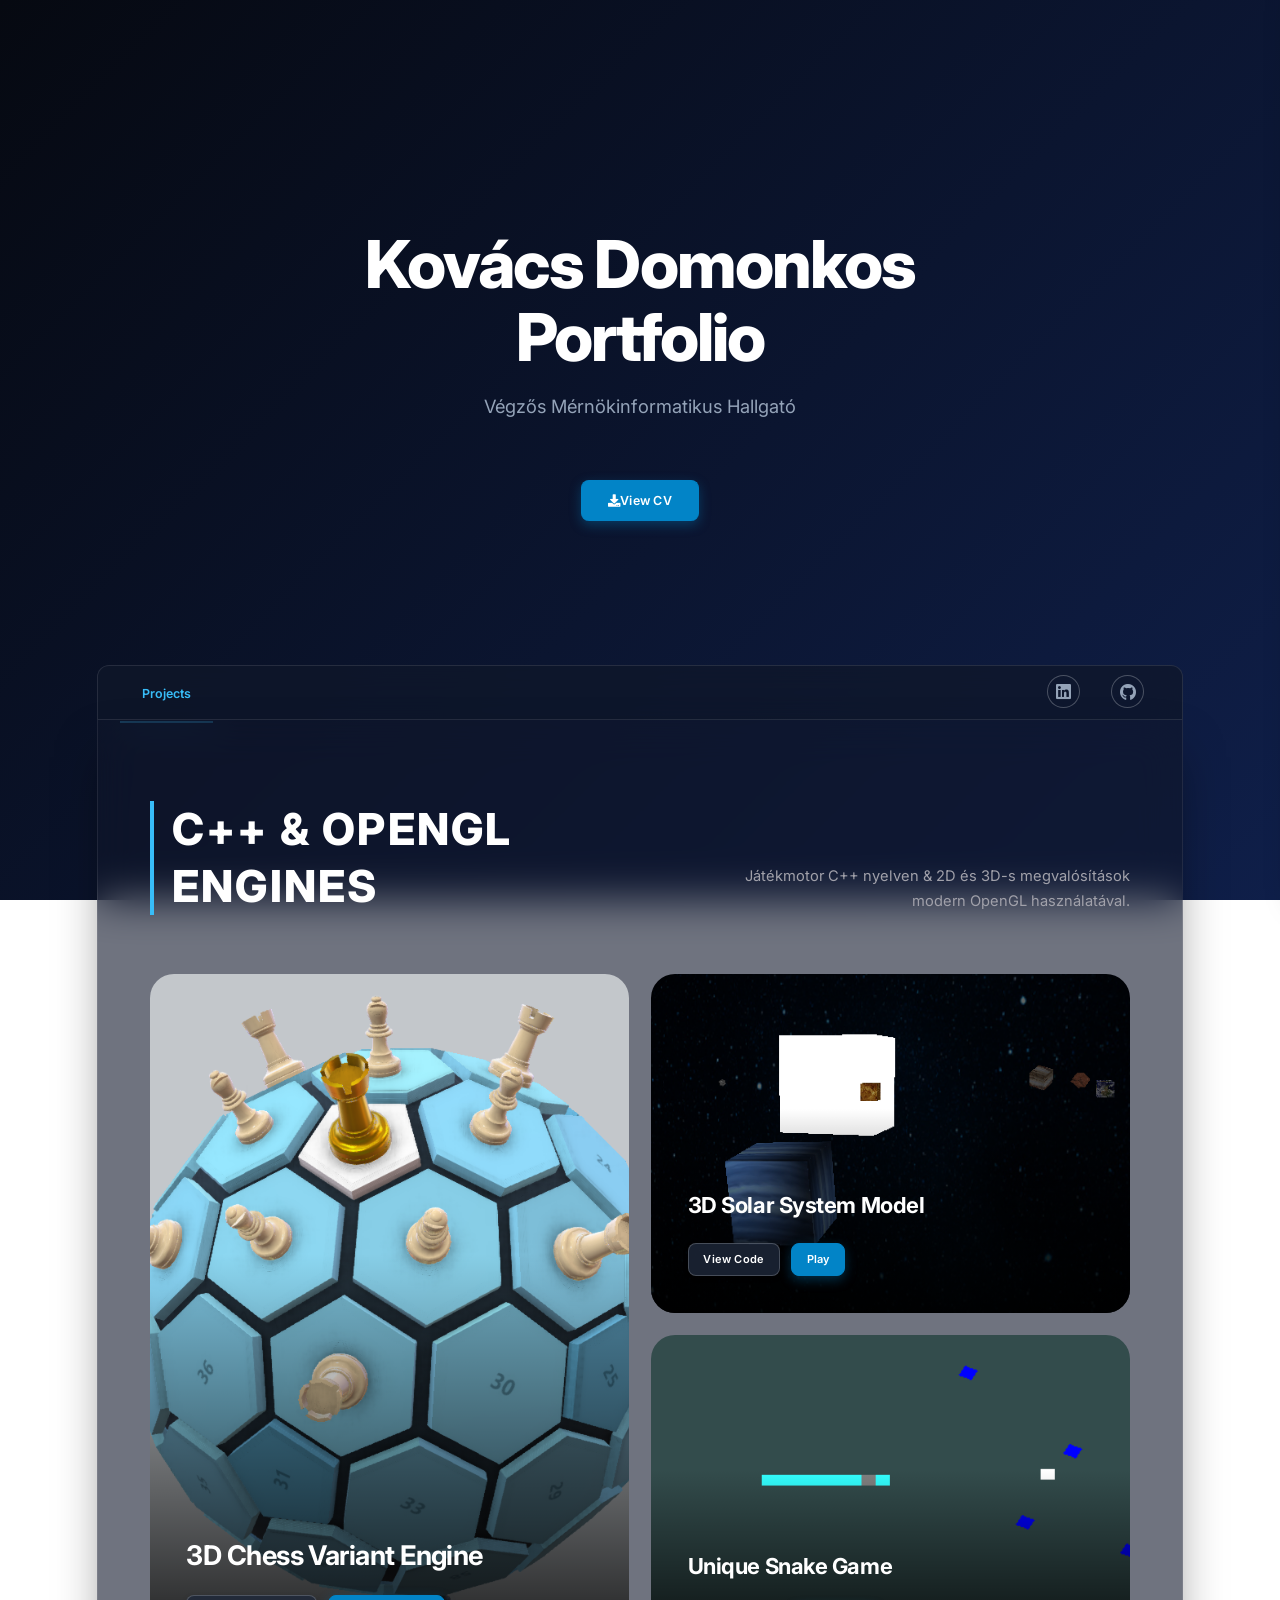
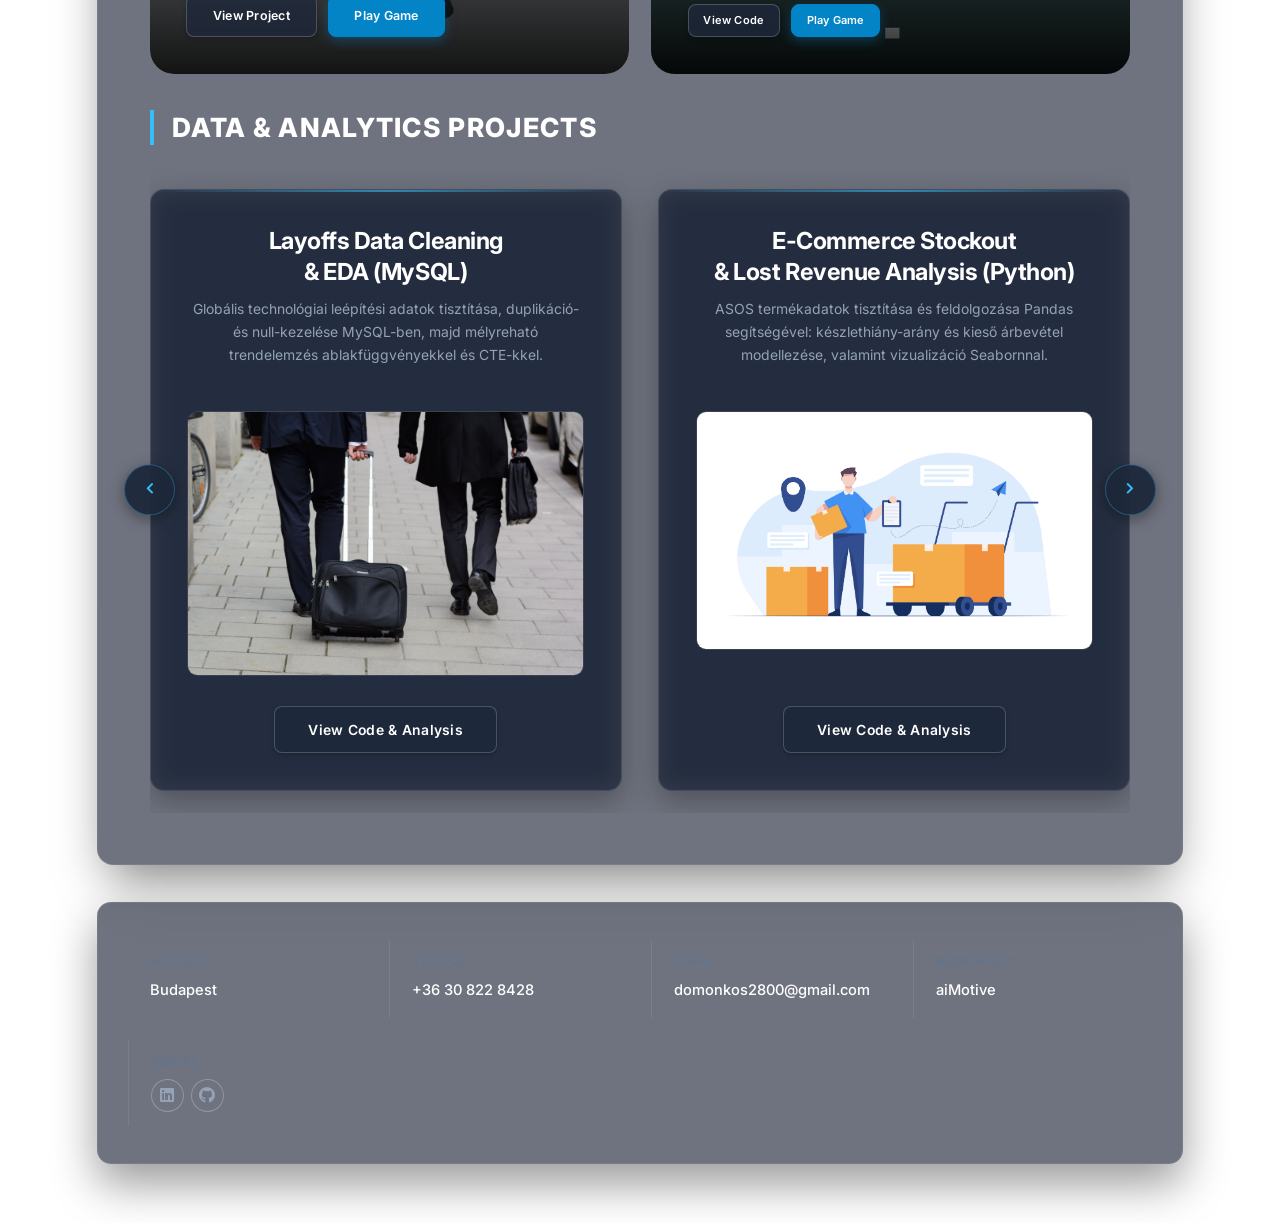
<file: index.html>
<!DOCTYPE HTML>
<!--
	Massively by HTML5 UP
	html5up.net | @ajlkn
	Free for personal and commercial use under the CCA 3.0 license (html5up.net/license)
-->
<html>
	<head>
		<title>Kovacs Domonkos Portfolio</title>
		<meta charset="utf-8" />
		<meta name="viewport" content="width=device-width, initial-scale=1, user-scalable=no" />
		<link rel="stylesheet" href="assets/css/main.css" />
		<noscript><link rel="stylesheet" href="assets/css/noscript.css" /></noscript>
	</head>
	<body class="is-preload">

		<!-- Wrapper -->
			<div id="wrapper" class="fade-in">

				<!-- Intro -->


					<div id="intro">
						<h1>Kovács Domonkos<br />Portfolio</h1>
						<p>Végzős Mérnökinformatikus Hallgató</p>
						<ul class="actions" style="margin-top: 1.5rem;">
							<li><a href="assets/kovacs_domonkos_cv.pdf" target="_blank" class="button primary icon solid fa-download">View CV</a></li>
						</ul>
					</div>



				<!-- Nav -->
					<nav id="nav">
						<ul class="links">
							<li class="active"><a href="index.html">Projects</a></li>
						</ul>
						<ul class="icons">
							<li><a href="https://www.linkedin.com/in/kov%C3%A1cs-domonkos-31135323a/" class="icon brands alt fa-linkedin"><span class="label">LinkedIn</span></a></li>
							<li><a href="https://github.com/kovdo23" class="icon brands alt fa-github"><span class="label">GitHub</span></a></li>
						</ul>
					</nav>


				<!-- Main -->
					<div id="main">

												<!-- Carousel Wrapper -->
						
						<section class="shift-projects">
							<div class="projects-header-row">
								<div>
									<h2 class="carousel-section-title">C++ & OpenGL Engines</h2>
								</div>
								<p>Játékmotor C++ nyelven & 2D és 3D-s megvalósítások modern OpenGL használatával.</p>
							</div>


							<div class="bento-grid">
								<div class="bento-card large-card">
									<img src="images/sakk.png" alt="3D Chess Engine" class="bento-bg" />
									<div class="bento-content">
										<h2>3D Chess Variant Engine</h2>
										
										<ul class="actions">
											<li><a href="https://github.com/kovdo23/3D_Chess_Project/blob/main/README.md" target="_blank" rel="noopener" class="button">View Project</a></li>
											<li><a href="https://sakk.itk.ppke.hu/" target="_blank" rel="noopener" class="button primary">Play Game</a></li>
										</ul>
									</div>
								</div>

								<div class="bento-column">
									<div class="bento-card small-card">
										<img src="images/bolygok.png" alt="3D Solar System Model" class="bento-bg" />
										<div class="bento-content">
											<h3>3D Solar System Model</h3>
											<ul class="actions">
												<li><a href="https://github.com/kovdo23/Solar_System_Model/blob/main/README.md" target="_blank" rel="noopener" class="button small">View Code</a></li>
												<li><a href="solar_system/index.html" target="_blank" rel="noopener" class="button primary small">Play</a></li>
											</ul>
										</div>
									</div>
									<div class="bento-card small-card">
										<img src="images/kigyo.png" alt="Unique Snake Game" class="bento-bg" />
										<div class="bento-content">
											<h3>Unique Snake Game</h3>
											<ul class="actions">
												<li><a href="https://github.com/kovdo23/Snake_Project/blob/main/README.md" target="_blank" rel="noopener" class="button small">View Code</a></li>
												<li><a href="snake/index.html" target="_blank" rel="noopener" class="button primary small">Play Game</a></li>
											</ul>
										</div>
									</div>
								</div>
							</div>
						</section>
						

						<!-- CÍM -->
						<h2 class="carousel-section-title">Data & Analytics Projects</h2>

						<!-- Carousel Wrapper -->
						<div class="carousel-wrapper">
							<!-- Bal nyíl -->
							<button class="carousel-btn prev-btn"><i class="fas fa-chevron-left"></i></button>
							
							<div class="carousel-track-container">
								<!-- A meglévő posts section, mostantól carousel-track ként működik -->
								<section class="posts carousel-track">


									<!-- Projects -->

											<!-- Featured Post: SQL Data Cleaning & EDA -->
										<article>
											<header>
												<h2><a href="https://github.com/kovdo23/SQL_Project/blob/main/README.md" target="_blank" rel="noopener">Layoffs Data Cleaning<br />& EDA (MySQL)</a></h2>
												<p>Globális technológiai leépítési adatok tisztítása, duplikáció- és null-kezelése MySQL-ben, majd mélyreható trendelemzés ablakfüggvényekkel és CTE-kkel.</p>
											</header>
											<a href="https://github.com/kovdo23/SQL_Project/blob/main/README.md" target="_blank" rel="noopener" class="image main"><img src="images/layoffs.jpg" alt="Layoffs SQL Project" /></a>
											<ul class="actions special">
												<li><a href="https://github.com/kovdo23/SQL_Project/blob/main/README.md" target="_blank" rel="noopener" class="button large">View Code & Analysis</a></li>
											</ul>
										</article>



											<!-- Featured Post: E-Commerce Stockout & Revenue Analysis (Python) -->
										<article>
											<header>
												<h2><a href="https://github.com/kovdo23/Python_Project/blob/main/python_project.ipynb" target="_blank" rel="noopener">E-Commerce Stockout<br />& Lost Revenue Analysis (Python)</a></h2>
												<p>ASOS termékadatok tisztítása és feldolgozása Pandas segítségével: készlethiány-arány és kieső árbevétel modellezése, valamint vizualizáció Seabornnal.</p>
											</header>
											<a href="https://github.com/kovdo23/Python_Project/blob/main/python_project.ipynb" target="_blank" rel="noopener" class="image main"><img src="images/na_feb_10.jpg" alt="E-Commerce Stockout Analysis Python Project" /></a>
											<ul class="actions special">
												<li><a href="https://github.com/kovdo23/Python_Project/blob/main/python_project.ipynb" target="_blank" rel="noopener" class="button large">View Code & Analysis</a></li>
											</ul>
										</article>
										
											<!-- Power BI -->
										<article>
											<header>
												<h2><a href="https://github.com/kovdo23/PowerBI_Project/blob/main/README.md" target="_blank" rel="noopener">Data Professional Survey<br />(Power BI)</a></h2>
												<p>Nyers kérdőíves felmérés tisztítása Power Query-vel, majd interaktív dashboard felépítése a fizetések, programozási nyelvek és munka-magánélet egyensúly elemzésére.</p>

											</header>
											<a href="https://github.com/kovdo23/PowerBI_Project/blob/main/README.md" target="_blank" rel="noopener" class="image fit"><img src="images/powerbi.jpg" alt="Power BI Dashboard" /></a>
											<ul class="actions special">
												<li><a href="https://github.com/kovdo23/PowerBI_Project/blob/main/README.md" target="_blank" rel="noopener" class="button">View Project</a></li>
											</ul>
										</article>

											<!-- Excel -->
										<article>
											<header>
												<h2><a href="https://github.com/kovdo23/Excel_Project/blob/main/README.md" target="_blank" rel="noopener">Bike Sales Analysis<br />(Excel)</a></h2>
												<p>Demográfiai ügyféladatok tisztítása, dinamikus korcsoport-oszlopok kialakítása IF függvényekkel, valamint interaktív értékesítési dashboard Pivot táblákkal és szeletelőkkel.</p>

											</header>
											<a href="https://github.com/kovdo23/Excel_Project/blob/main/README.md" target="_blank" rel="noopener" class="image fit"><img src="images/bikers.jpg" alt="Excel Dashboard" /></a>
											<ul class="actions special">
												<li><a href="https://github.com/kovdo23/Excel_Project/blob/main/README.md" target="_blank" rel="noopener" class="button">View Project</a></li>
											</ul>
										</article>


								</section>
							</div>

							<button class="carousel-btn next-btn"><i class="fas fa-chevron-right"></i></button>
						</div>
						

					</div><!-- /#main lezárása -->

					<!-- Footer / Elérhetőségek -->
					<footer id="footer">
						<section class="split contact" style="width: 100%;">
							<section class="alt">
								<h3>Helyszín</h3>
								<p>Budapest</p>
							</section>
							<section>
								<h3>Telefon</h3>
								<p>+36 30 822 8428</p>
							</section>
							<section>
								<h3>Email</h3>
								<p>domonkos2800@gmail.com</p>
							</section>
							<section>
								<h3>Munkahely</h3>
								<p><a href="https://aimotive.com/" target="_blank" rel="noopener">aiMotive</a></p> 
							</section>
							<section>
								<h3>Social</h3>
								<ul class="icons alt">
									<li><a href="https://www.linkedin.com/in/kov%C3%A1cs-domonkos-31135323a/" target="_blank" rel="noopener" class="icon brands alt fa-linkedin"><span class="label">LinkedIn</span></a></li>
									<li><a href="https://github.com/kovdo23" target="_blank" rel="noopener" class="icon brands alt fa-github"><span class="label">GitHub</span></a></li>
								</ul>
							</section>
						</section>
					</footer>	
				


			</div>


		<!-- Open Graph / LinkedIn előnézet -->
		<meta property="og:title" content="Kovács Domonkos - Portfolio" />
		<meta property="og:description" content="Mérnökinformatikus hallgató | Data & Support Engineering projektek (SQL, Power BI, Excel, C++)" />
		<meta property="og:image" content="images/layoffs.jpg" />
		<meta property="og:url" content="https://kovdo23.github.io/" />
		<link rel="icon" type="image/png" href="images/favicon.png" />

		<!-- Scripts -->
			<script src="assets/js/jquery.min.js"></script>
			<script src="assets/js/jquery.scrollex.min.js"></script>
			<script src="assets/js/jquery.scrolly.min.js"></script>
			<script src="assets/js/browser.min.js"></script>
			<script src="assets/js/breakpoints.min.js"></script>
			<script src="assets/js/util.js"></script>
			<script src="assets/js/main.js"></script>

			

			<script>
				document.addEventListener('DOMContentLoaded', () => {
					// Megkeressük az összes carousel "dobozt" az oldalon
					const carousels = document.querySelectorAll('.carousel-wrapper');

					carousels.forEach(wrapper => {
						const track = wrapper.querySelector('.carousel-track');
						if (!track) return;
						
						const nextBtn = wrapper.querySelector('.next-btn');
						const prevBtn = wrapper.querySelector('.prev-btn');
						
						let autoPlayInterval;
						let isTransitioning = false; // Megakadályozza a duplikált kattintást animáció közben

						// Dinamikusan kiszámolja, hogy pontosan mennyit kell tolni (kártya szélessége + a köztük lévő rés)
						function getStep() {
							const card = track.querySelector('article');
							if (!card) return 0;
							const cardWidth = card.getBoundingClientRect().width;
							const gap = parseFloat(getComputedStyle(track).gap) || 0;
							return cardWidth + gap;
						}

						function moveToNext() {
							if (isTransitioning) return; // Ha már mozog, nem indítunk új animációt
							isTransitioning = true;

							const step = getStep();
							
							// Ráadjuk az animációt és eltoljuk balra egy kártyányit
							track.style.transition = 'transform 0.5s cubic-bezier(0.25, 1, 0.5, 1)';
							track.style.transform = `translateX(-${step}px)`;

							// Amikor befejeződött a csúszás...
							track.addEventListener('transitionend', function handler() {
								track.removeEventListener('transitionend', handler);
								
								// ...az első elemet áttesszük a legvégére a HTML-ben
								track.appendChild(track.firstElementChild);
								
								// ...és azonnal (animáció nélkül) visszaugrunk a kiinduló pozícióra
								track.style.transition = 'none';
								track.style.transform = 'translateX(0)';
								
								isTransitioning = false;
							});
						}

						function moveToPrev() {
							if (isTransitioning) return;
							isTransitioning = true;

							const step = getStep();
							
							// 1. Animáció nélkül áttesszük a legutolsó elemet a legelejére
							track.style.transition = 'none';
							track.prepend(track.lastElementChild);
							
							// 2. Azonnal eltoljuk a sávot balra, hogy úgy tűnjön, még nem történt semmi
							track.style.transform = `translateX(-${step}px)`;
							
							// 3. Kikényszerítjük a rajzolást (reflow), hogy a böngésző regisztrálja a fenti ugrást
							void track.offsetWidth; 
							
							// 4. Ráadjuk az animációt, és becsúsztatjuk a helyére
							track.style.transition = 'transform 0.5s cubic-bezier(0.25, 1, 0.5, 1)';
							track.style.transform = 'translateX(0)';

							track.addEventListener('transitionend', function handler() {
								track.removeEventListener('transitionend', handler);
								isTransitioning = false;
							});
						}

						// Gombok eseménykezelői
						if (nextBtn) {
							nextBtn.addEventListener('click', () => {
								moveToNext();
								resetAutoPlay(); // Újraindítja az automata lapozást, hogy ne váltson rögtön a kattintás után
							});
						}

						if (prevBtn) {
							prevBtn.addEventListener('click', () => {
								moveToPrev();
								resetAutoPlay();
							});
						}

						function startAutoPlay() {
							autoPlayInterval = setInterval(moveToNext, 5000);
						}

						function resetAutoPlay() {
							clearInterval(autoPlayInterval);
							startAutoPlay();
						}

						// Automata lapozás indítása
						startAutoPlay();
					});
				});
			</script>

	</body>


</html>
</file>
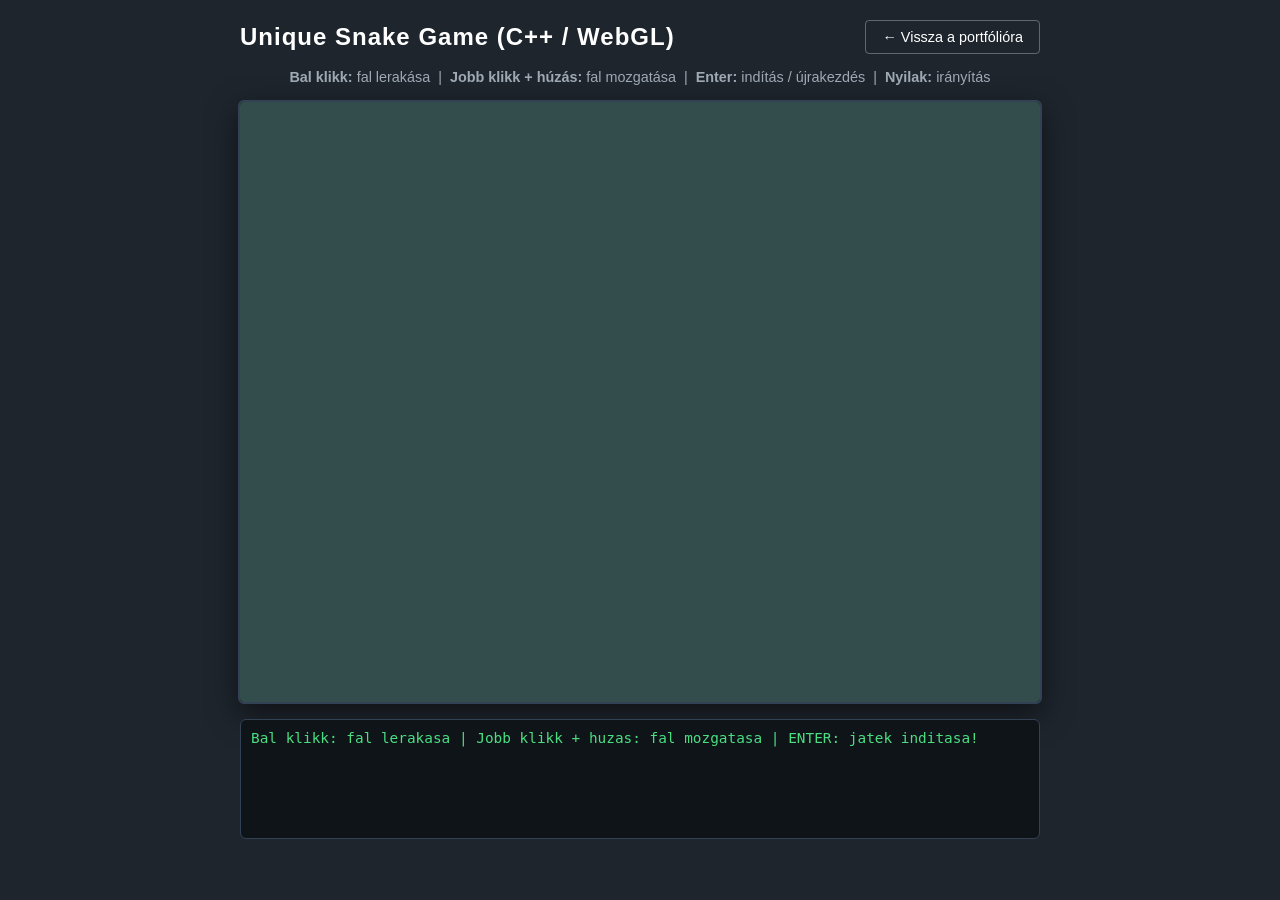
<file: snake/index.html>
<!DOCTYPE html>
<html lang="hu">
<head>
    <meta charset="utf-8">
    <meta name="viewport" content="width=device-width, initial-scale=1.0">
    <title>Unique Snake Game - Kovács Domonkos</title>
    <style>
        body {
            margin: 0;
            padding: 20px;
            background-color: #1e252d;
            color: #ffffff;
            font-family: -apple-system, BlinkMacSystemFont, "Segoe UI", Roboto, sans-serif;
            display: flex;
            flex-direction: column;
            align-items: center;
            min-height: 100vh;
            box-sizing: border-box;
        }
        .header {
            width: 100%;
            max-width: 800px;
            display: flex;
            justify-content: space-between;
            align-items: center;
            margin-bottom: 15px;
        }
        .header h1 {
            margin: 0;
            font-size: 1.5rem;
            letter-spacing: 1px;
        }
        .back-btn {
            color: #ffffff;
            text-decoration: none;
            border: 1px solid rgba(255, 255, 255, 0.3);
            padding: 8px 16px;
            border-radius: 4px;
            font-size: 0.9rem;
            transition: background 0.2s;
        }
        .back-btn:hover {
            background: rgba(255, 255, 255, 0.1);
        }
        .controls {
            font-size: 0.9rem;
            color: #a0aab5;
            margin-bottom: 15px;
            text-align: center;
        }
        canvas.emscripten {
            border: 2px solid #334155;
            border-radius: 6px;
            background-color: #000;
            display: block;
            box-shadow: 0 10px 30px rgba(0, 0, 0, 0.5);
        }
        #output {
            width: 100%;
            max-width: 800px;
            height: 120px;
            margin-top: 15px;
            background-color: #0f1419;
            color: #4ade80;
            font-family: monospace;
            font-size: 0.9rem;
            border: 1px solid #334155;
            border-radius: 6px;
            padding: 10px;
            box-sizing: border-box;
            resize: none;
        }
    </style>
</head>
<body>
    <div class="header">
        <h1>Unique Snake Game (C++ / WebGL)</h1>
        <a href="../index.html" class="back-btn">← Vissza a portfólióra</a>
    </div>

    <div class="controls">
        <strong>Bal klikk:</strong> fal lerakása &nbsp;|&nbsp;
        <strong>Jobb klikk + húzás:</strong> fal mozgatása &nbsp;|&nbsp;
        <strong>Enter:</strong> indítás / újrakezdés &nbsp;|&nbsp;
        <strong>Nyilak:</strong> irányítás
    </div>

    <canvas class="emscripten" id="canvas" oncontextmenu="event.preventDefault()" tabindex="-1"></canvas>
    <textarea id="output" rows="6" readonly></textarea>

    <script>
        var Module = {
            canvas: document.getElementById('canvas'),
            print: function(text) {
                var output = document.getElementById('output');
                if (output) {
                    output.value += text + "\n";
                    output.scrollTop = output.scrollHeight;
                }
            },
            printErr: function(text) {
                console.error(text);
            }
        };
    </script>
    <script async src="index.js"></script>
</body>
</html>
</file>
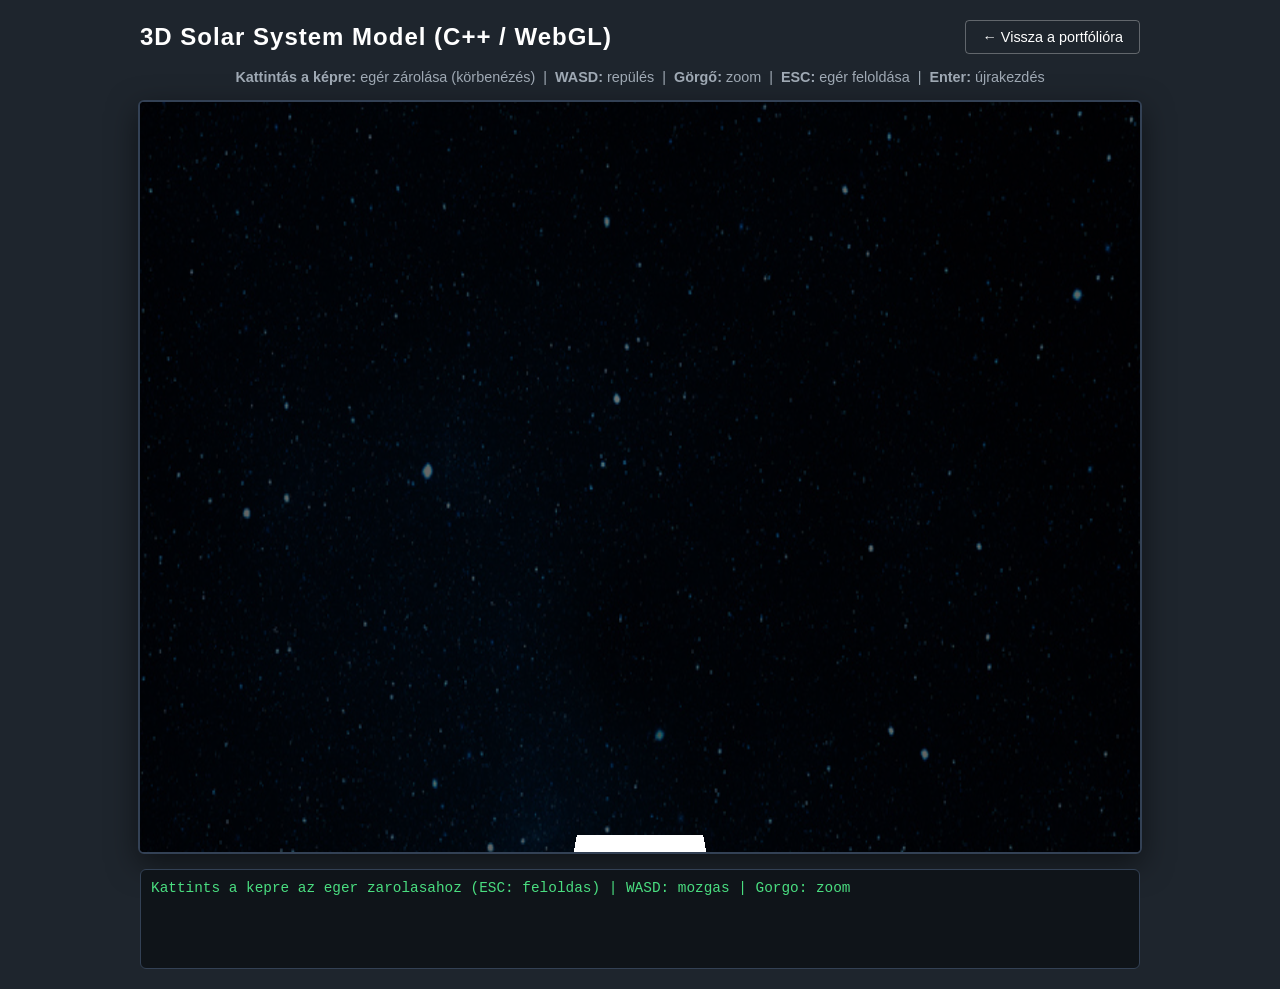
<file: solar_system/index.html>
<!DOCTYPE html>
<html lang="hu">
<head>
    <meta charset="utf-8">
    <meta name="viewport" content="width=device-width, initial-scale=1.0">
    <title>3D Solar System Model - Kovács Domonkos</title>
    <style>
        body {
            margin: 0;
            padding: 20px;
            background-color: #1e252d;
            color: #ffffff;
            font-family: -apple-system, BlinkMacSystemFont, "Segoe UI", Roboto, sans-serif;
            display: flex;
            flex-direction: column;
            align-items: center;
            min-height: 100vh;
            box-sizing: border-box;
        }
        .header {
            width: 100%;
            max-width: 1000px;
            display: flex;
            justify-content: space-between;
            align-items: center;
            margin-bottom: 15px;
        }
        .header h1 {
            margin: 0;
            font-size: 1.5rem;
            letter-spacing: 1px;
        }
        .btn {
            color: #ffffff;
            background: transparent;
            text-decoration: none;
            border: 1px solid rgba(255, 255, 255, 0.3);
            padding: 8px 16px;
            border-radius: 4px;
            font-size: 0.9rem;
            cursor: pointer;
            transition: background 0.2s;
        }
        .btn:hover {
            background: rgba(255, 255, 255, 0.1);
        }
        .controls {
            font-size: 0.9rem;
            color: #a0aab5;
            margin-bottom: 15px;
            text-align: center;
        }
        canvas.emscripten {
            border: 2px solid #334155;
            border-radius: 6px;
            background-color: #000;
            display: block;
            max-width: 100%;
            box-shadow: 0 10px 30px rgba(0, 0, 0, 0.5);
        }
        #output {
            width: 100%;
            max-width: 1000px;
            height: 100px;
            margin-top: 15px;
            background-color: #0f1419;
            color: #4ade80;
            font-family: monospace;
            font-size: 0.9rem;
            border: 1px solid #334155;
            border-radius: 6px;
            padding: 10px;
            box-sizing: border-box;
            resize: none;
        }
    </style>
</head>
<body>
    <div class="header">
        <h1>3D Solar System Model (C++ / WebGL)</h1>
        <a href="../index.html" class="btn">← Vissza a portfólióra</a>
    </div>

    <div class="controls">
        <strong>Kattintás a képre:</strong> egér zárolása (körbenézés) &nbsp;|&nbsp;
        <strong>WASD:</strong> repülés &nbsp;|&nbsp;
        <strong>Görgő:</strong> zoom &nbsp;|&nbsp;
        <strong>ESC:</strong> egér feloldása &nbsp;|&nbsp;
        <strong>Enter:</strong> újrakezdés
    </div>

    <canvas class="emscripten" id="canvas" oncontextmenu="event.preventDefault()" tabindex="-1"></canvas>
    <textarea id="output" rows="4" readonly></textarea>

    <script>
        var Module = {
            canvas: document.getElementById('canvas'),
            print: function(text) {
                var output = document.getElementById('output');
                if (output) {
                    output.value += text + "\n";
                    output.scrollTop = output.scrollHeight;
                }
            },
            printErr: function(text) {
                console.error(text);
            }
        };
    </script>
    <script async src="index.js"></script>
</body>
</html>
</file>
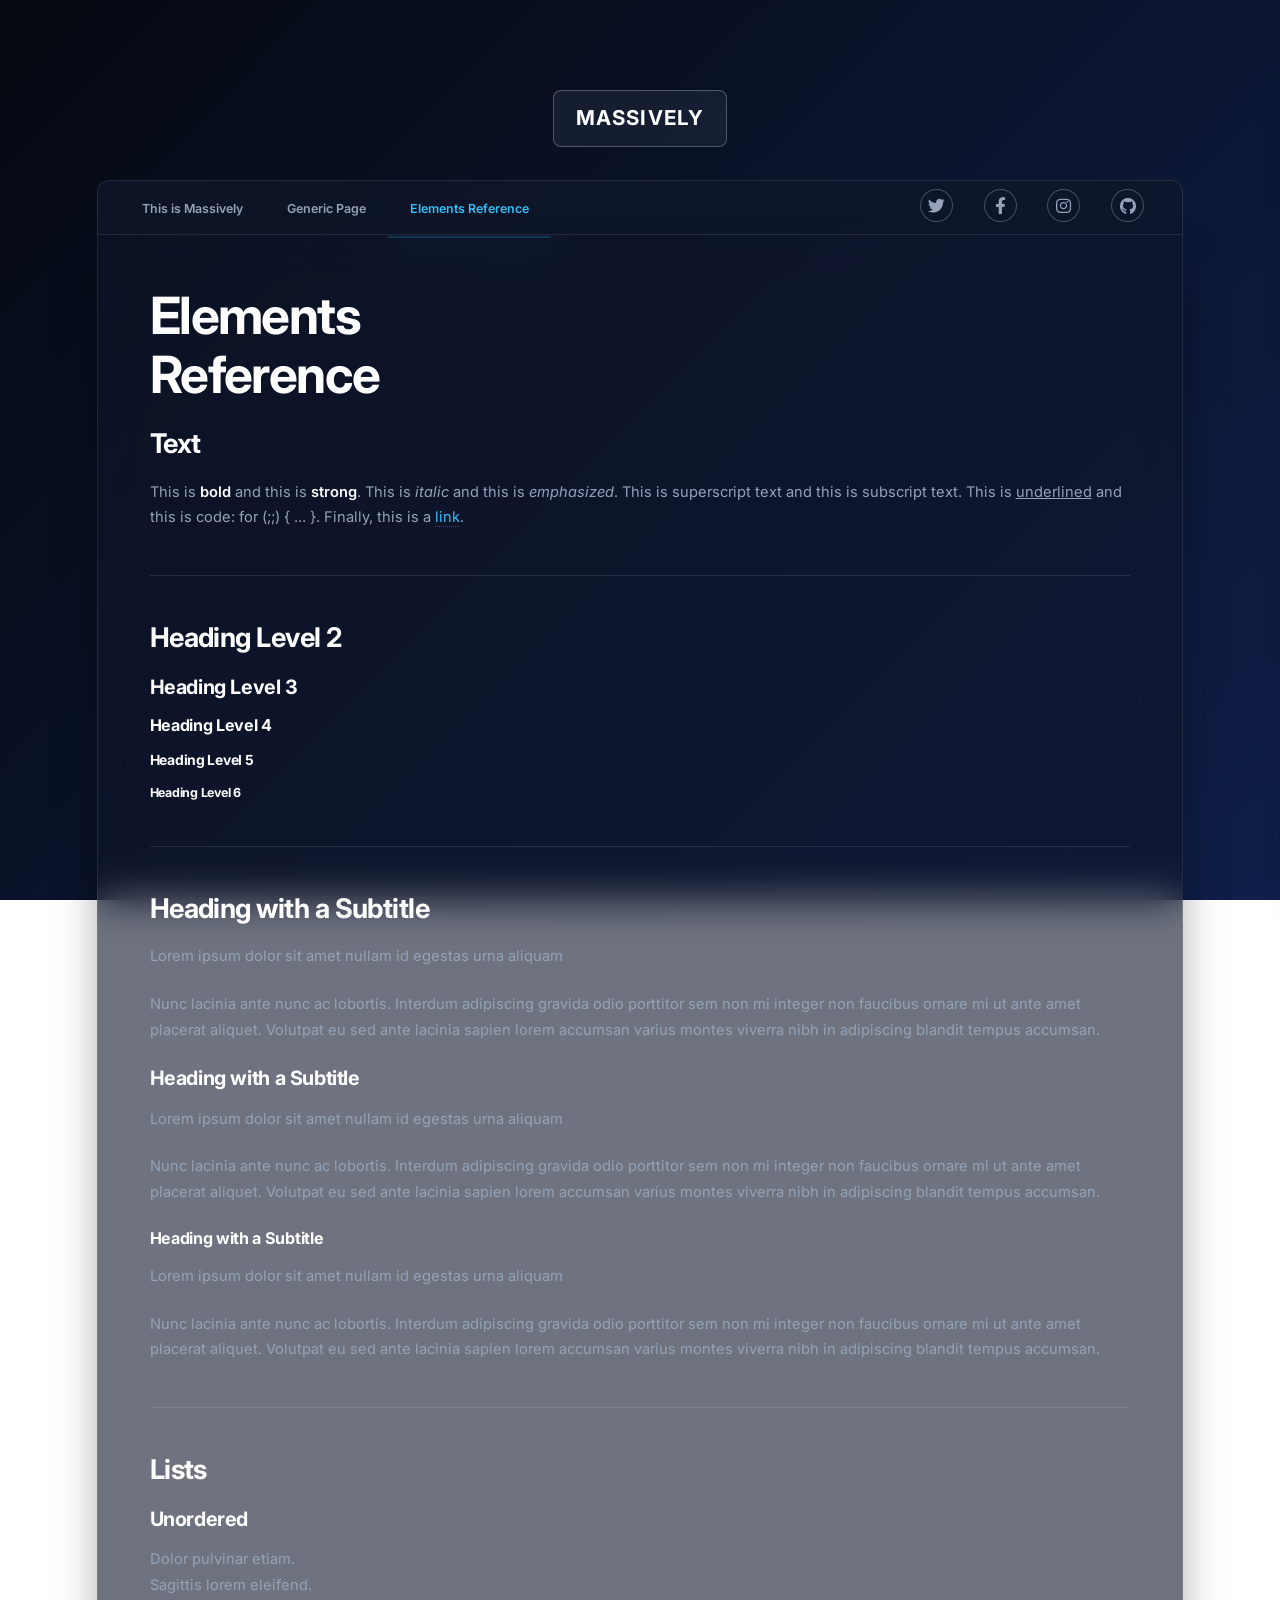
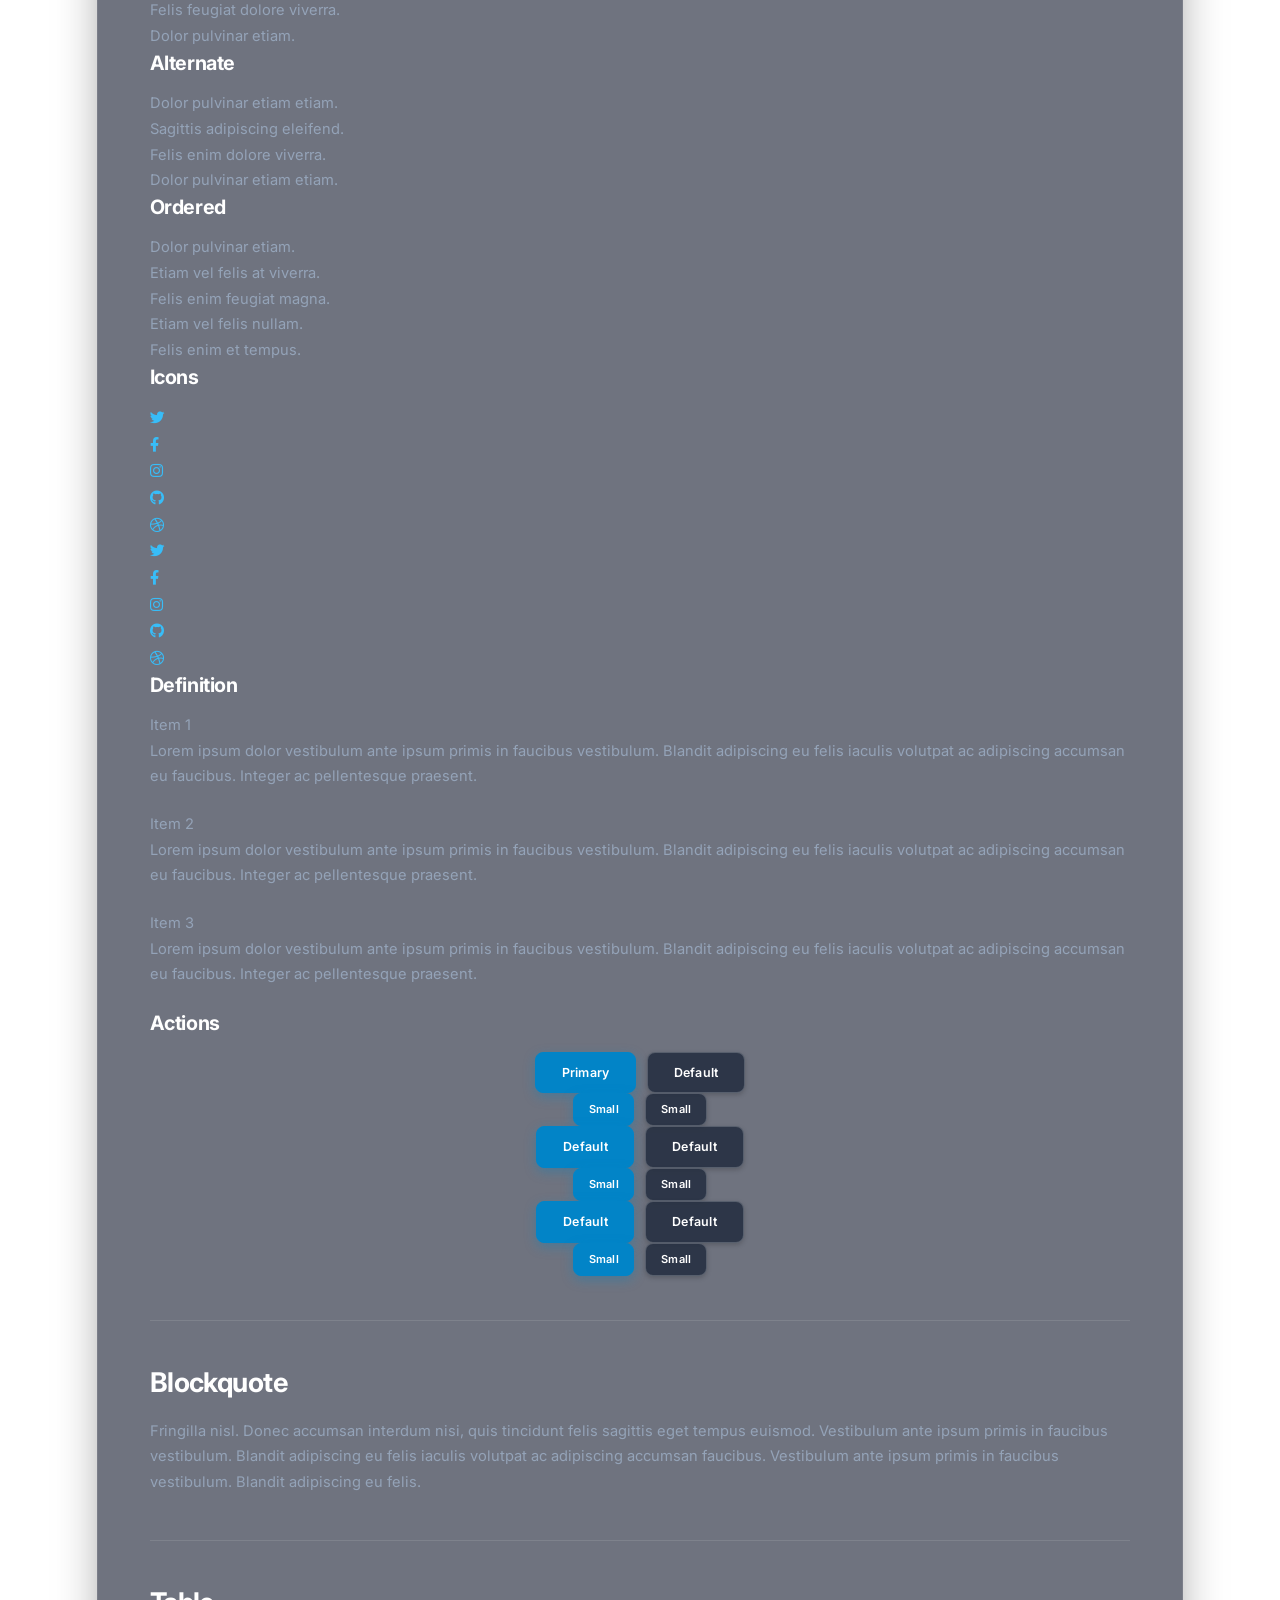
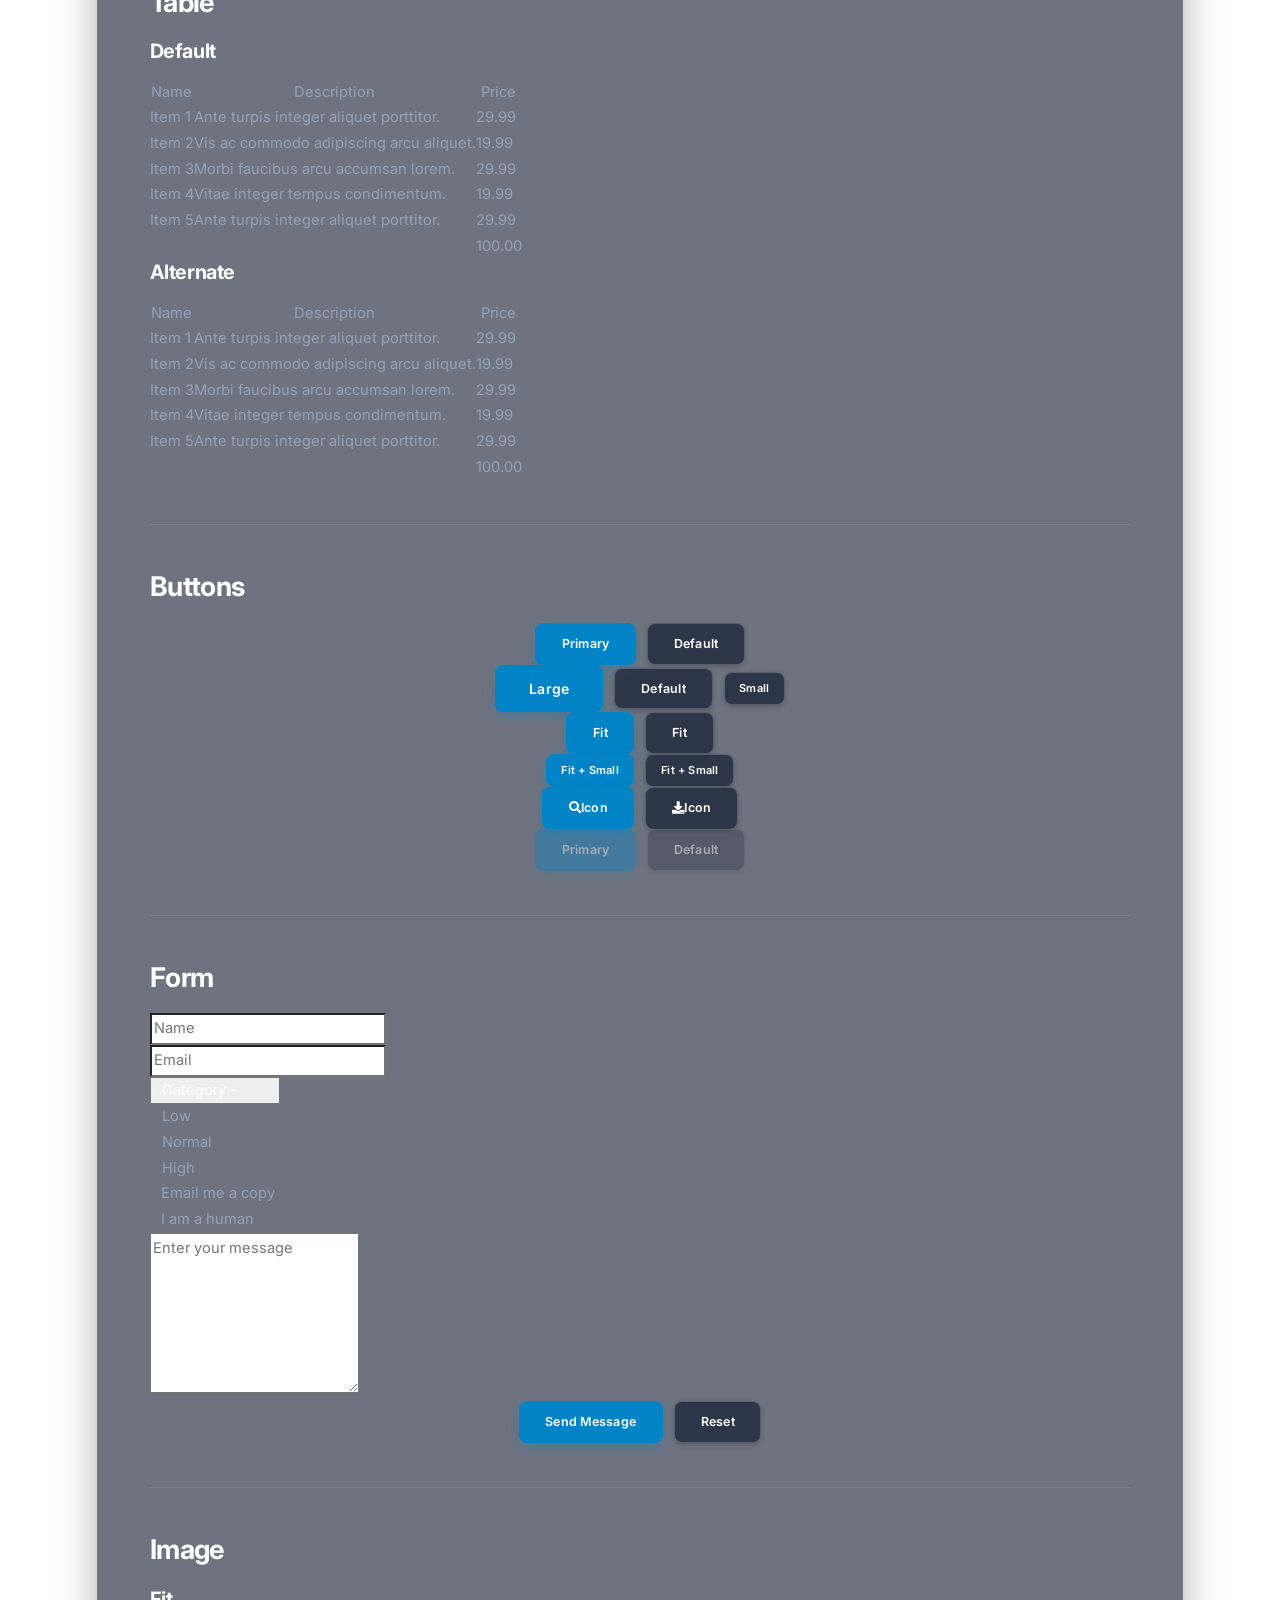
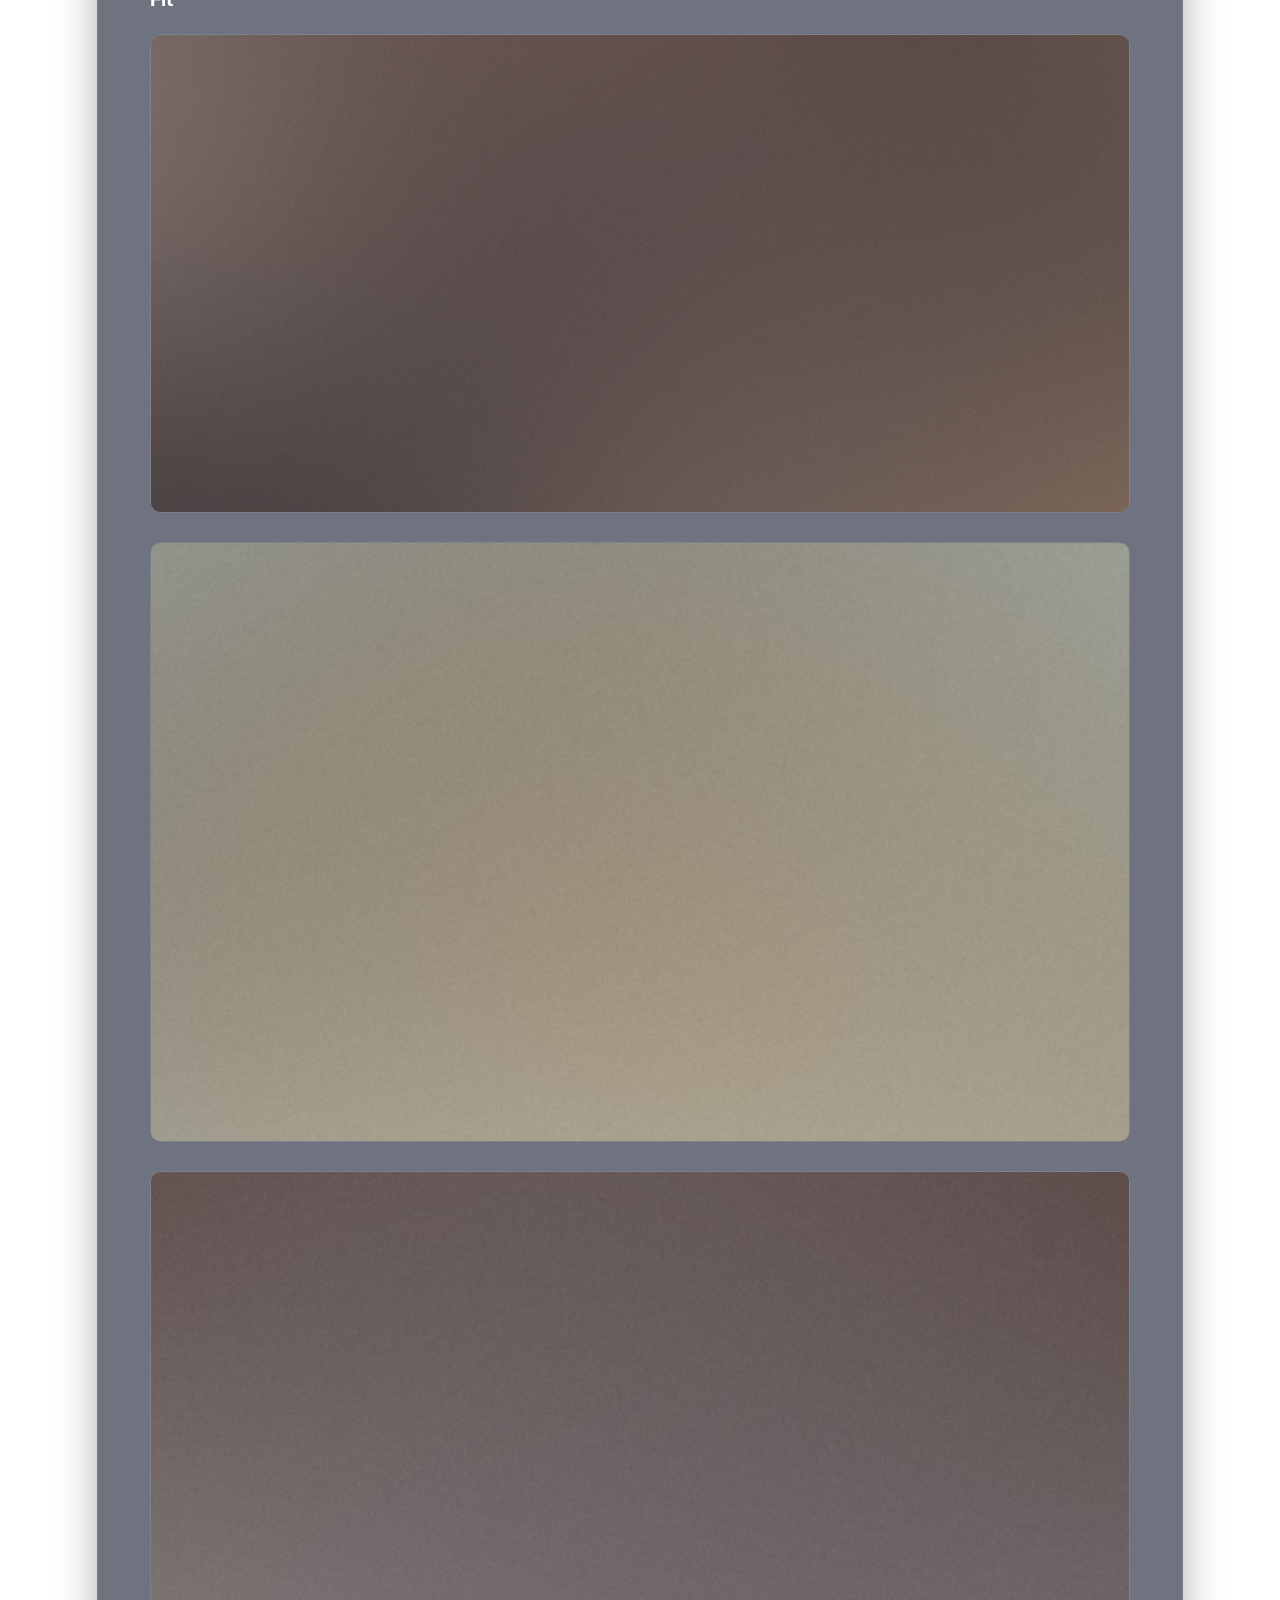
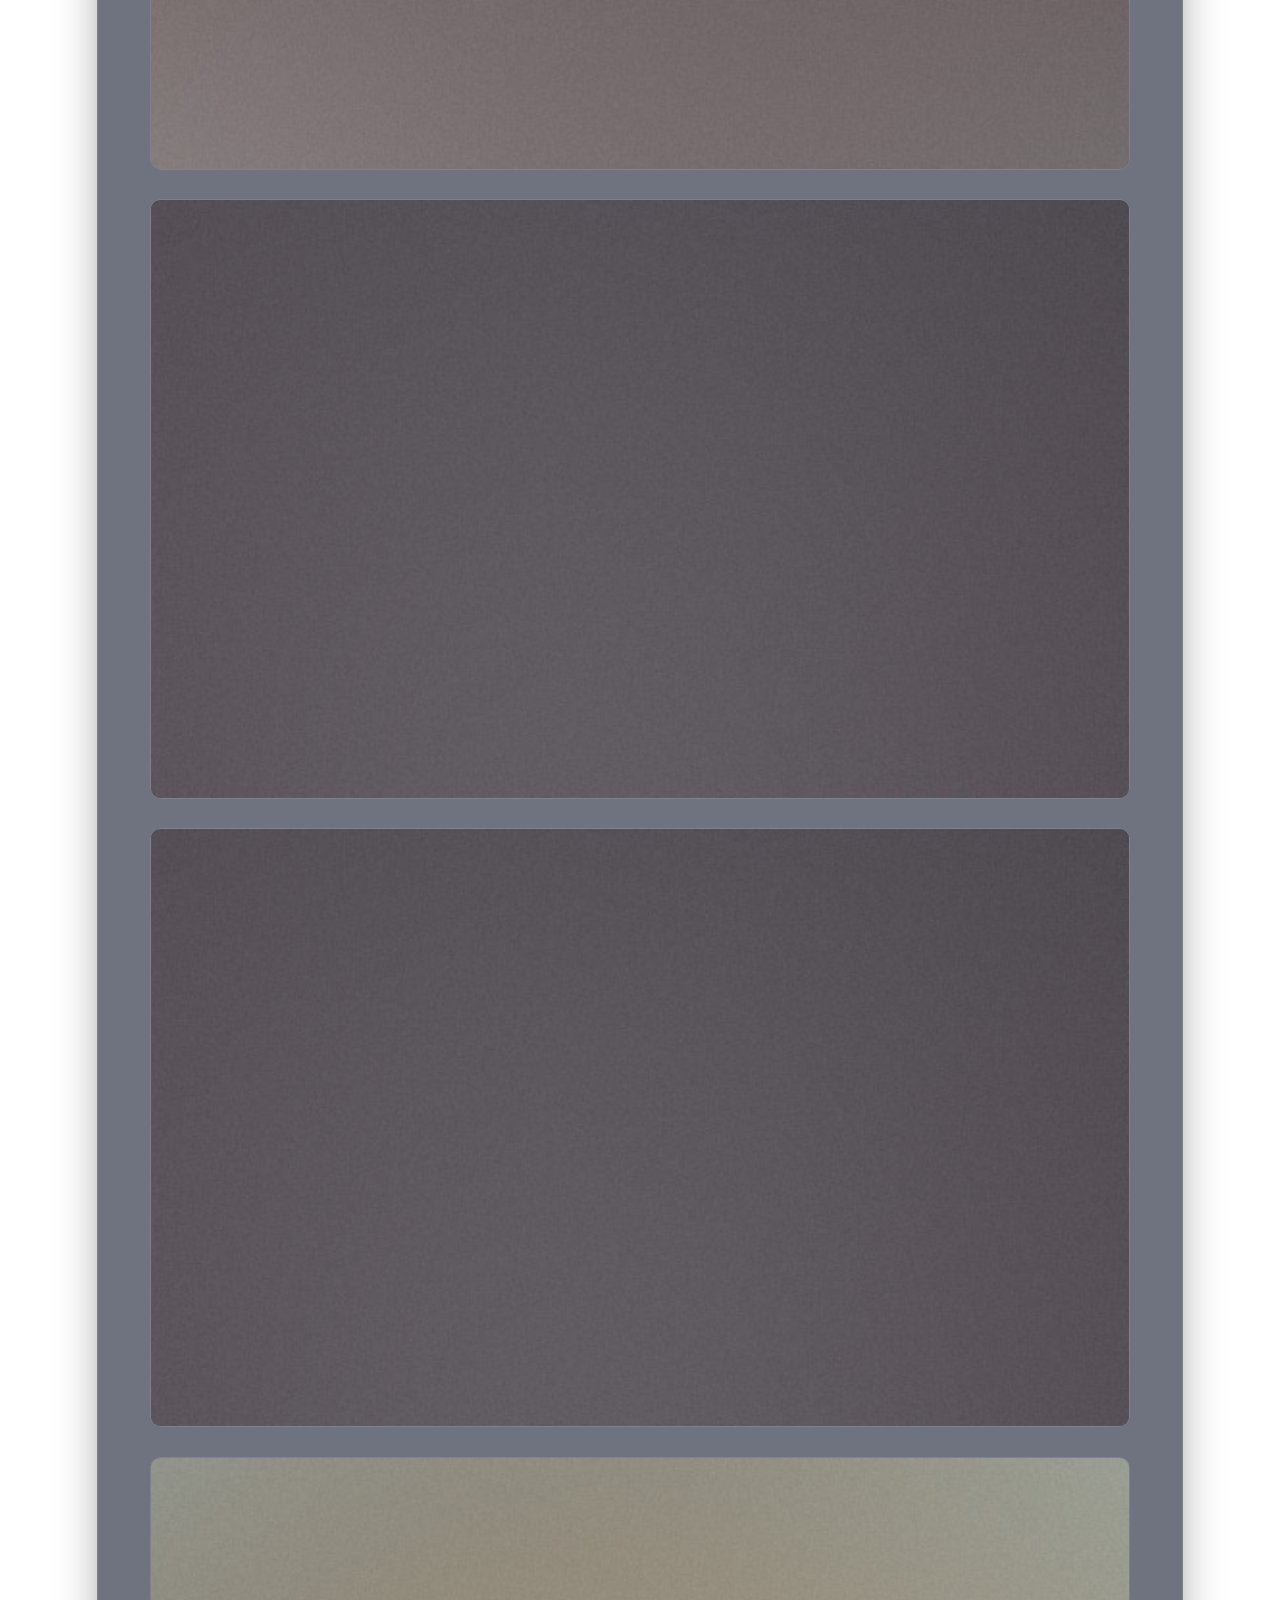
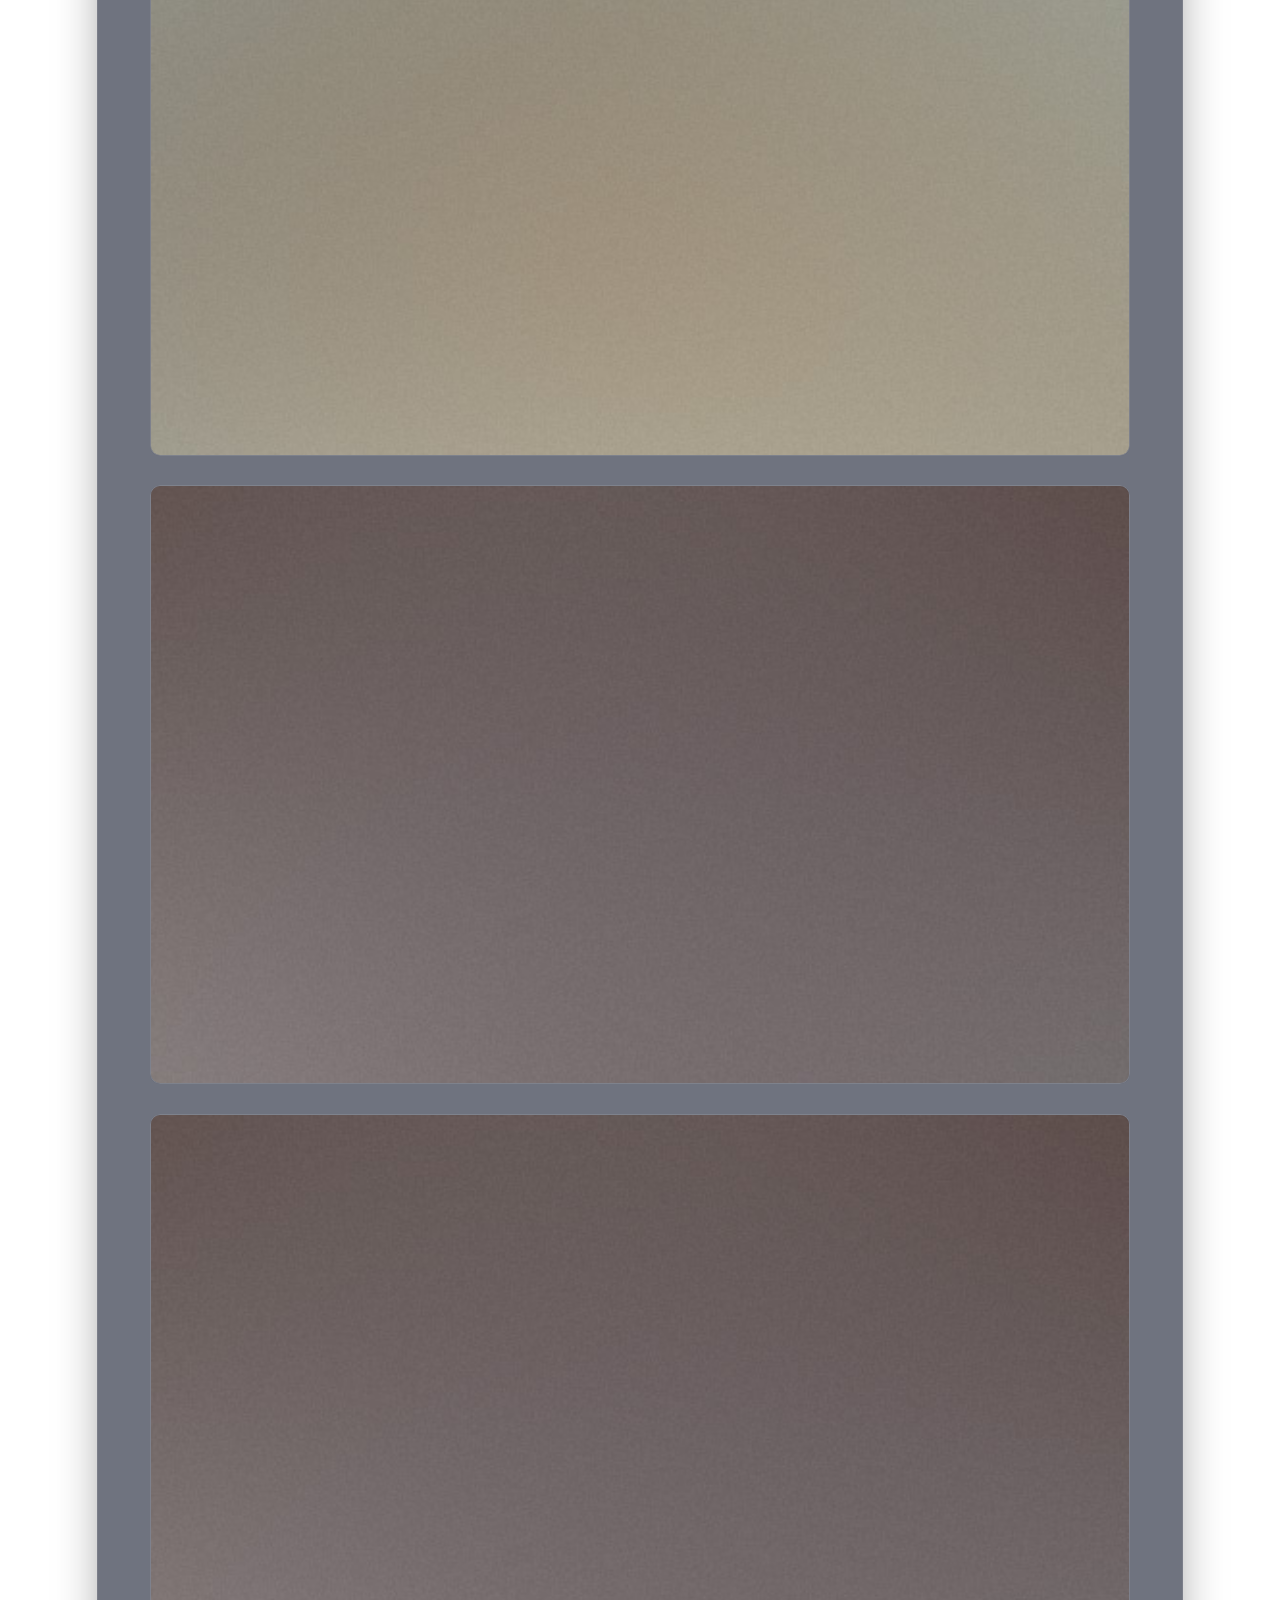
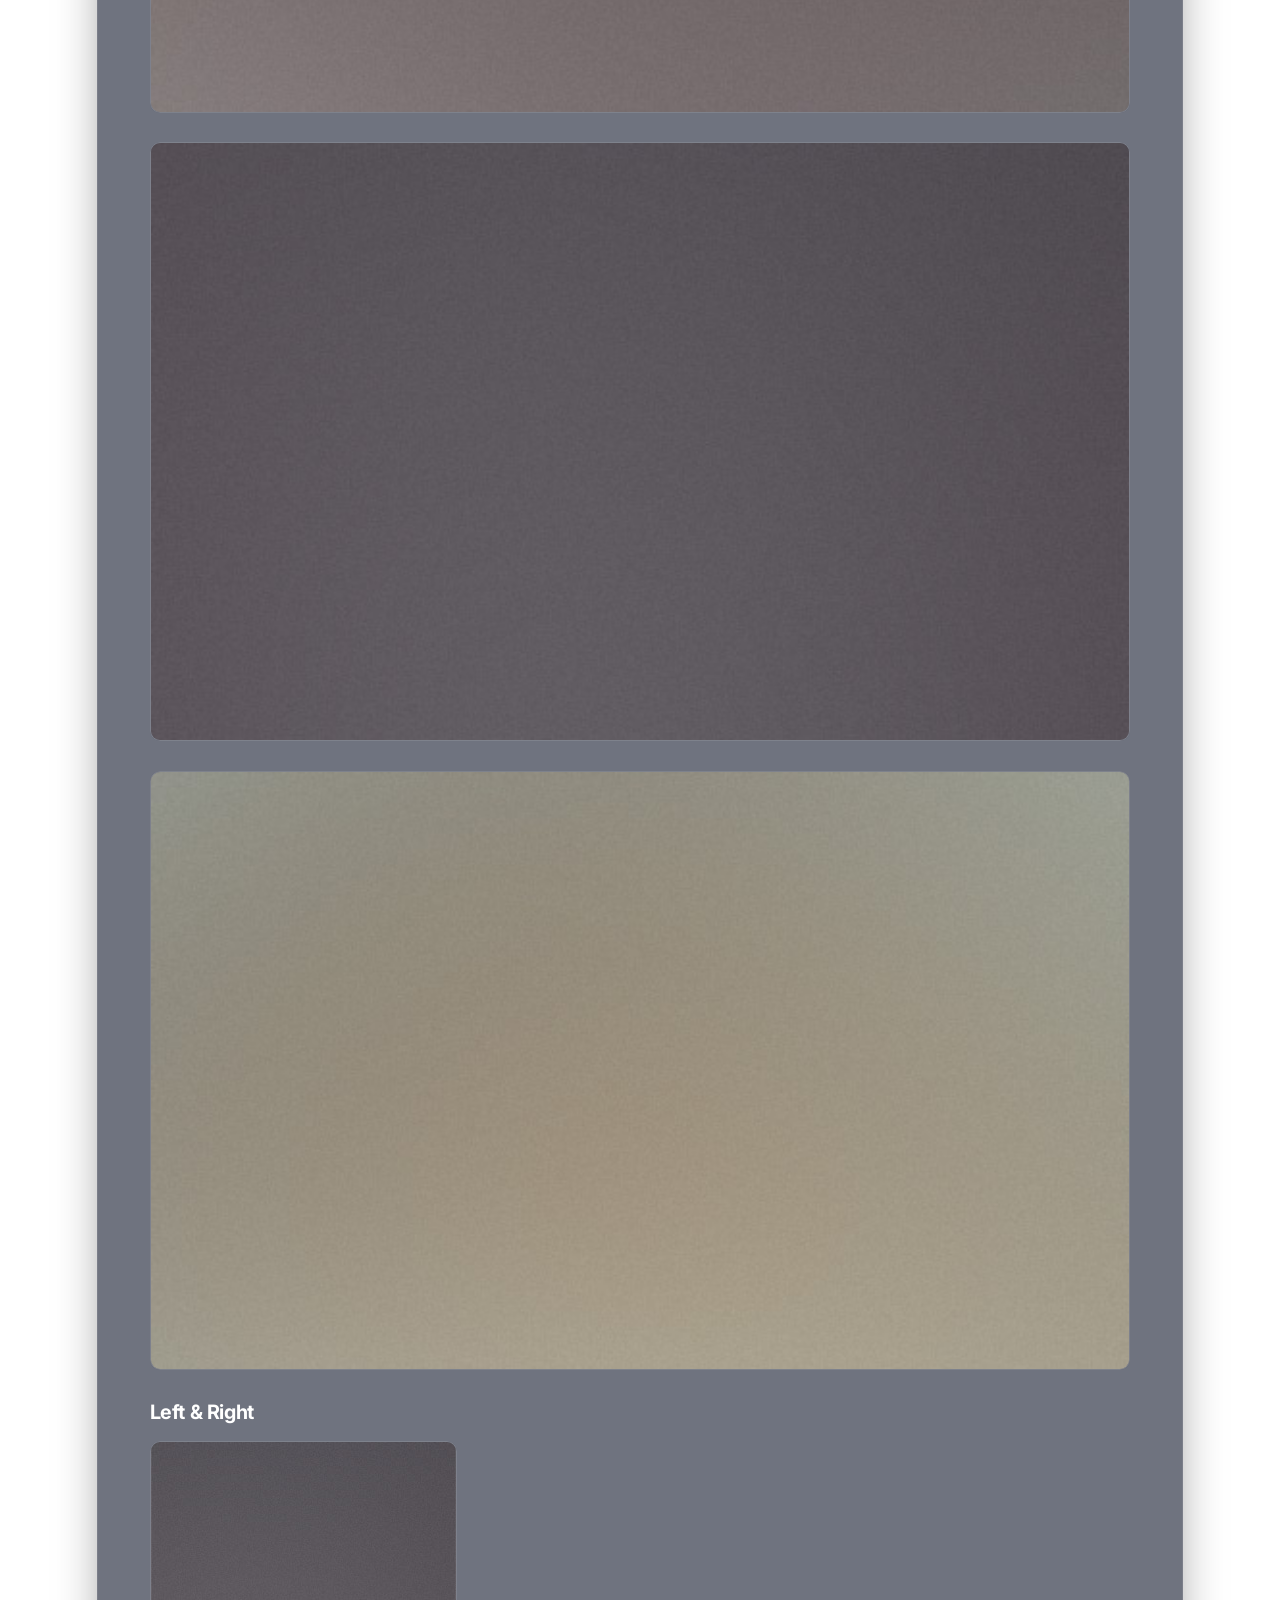
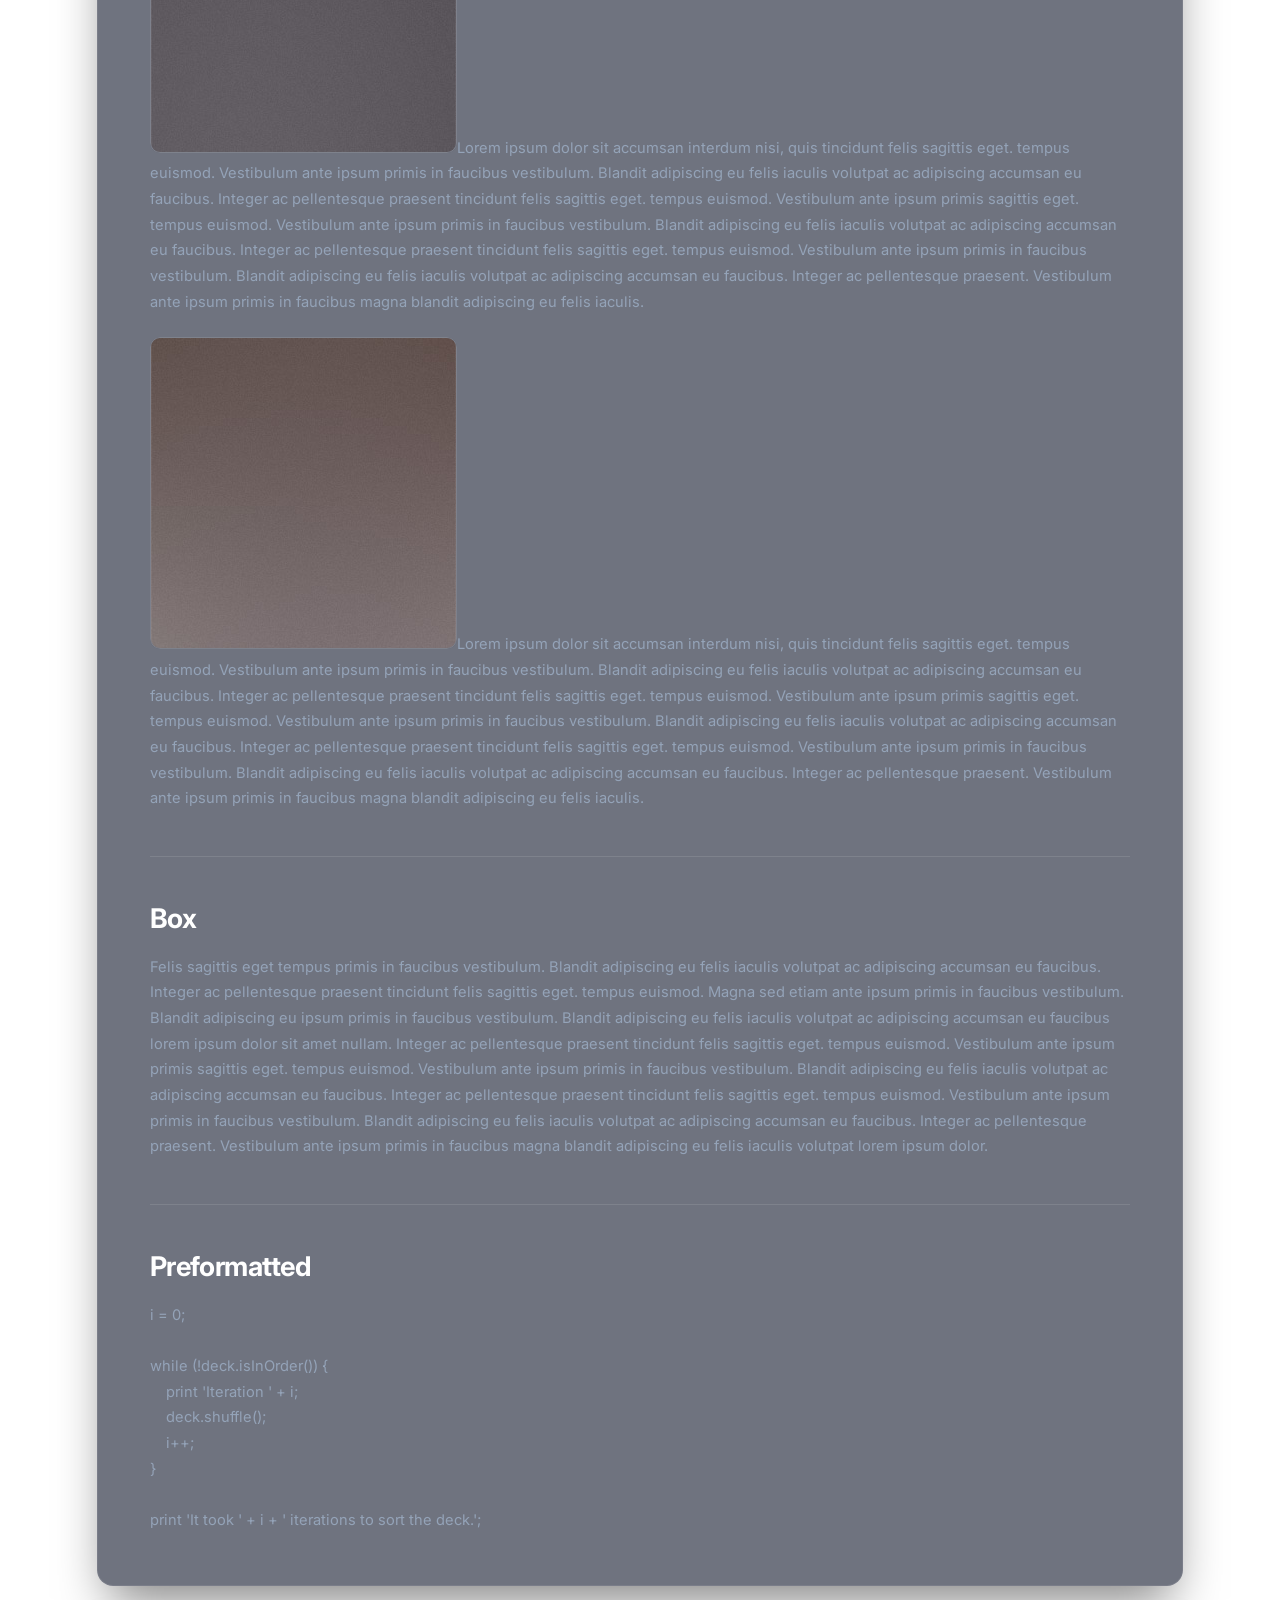
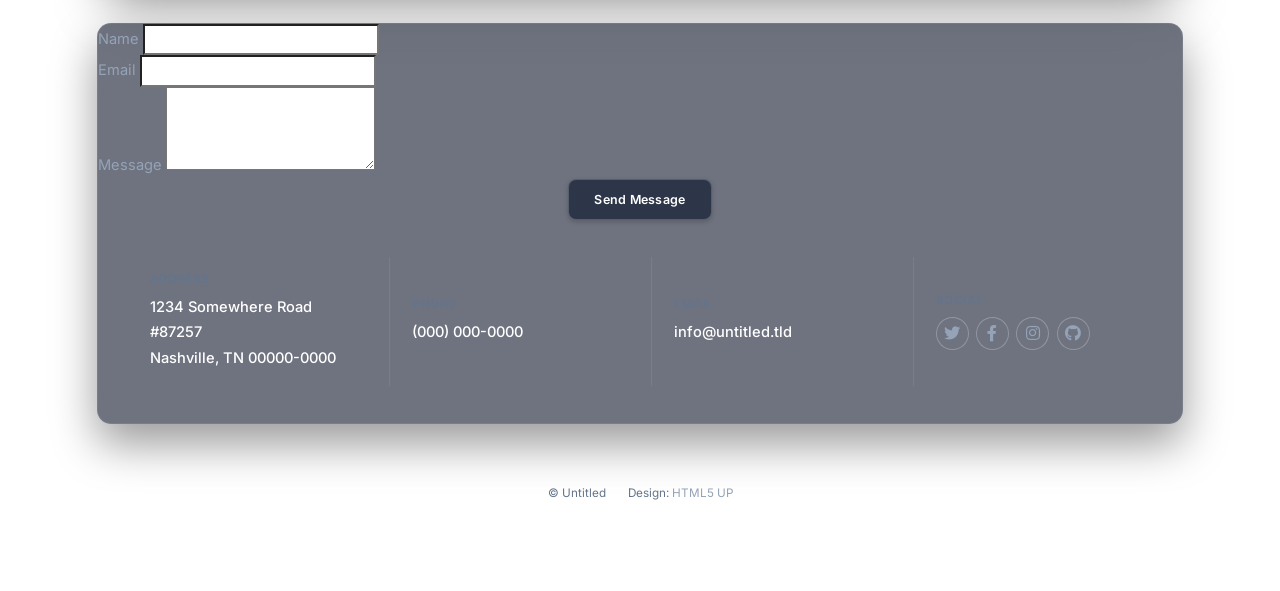
<file: elements.html>
<!DOCTYPE HTML>
<!--
	Massively by HTML5 UP
	html5up.net | @ajlkn
	Free for personal and commercial use under the CCA 3.0 license (html5up.net/license)
-->
<html>
	<head>
		<title>Elements Reference - Massively by HTML5 UP</title>
		<meta charset="utf-8" />
		<meta name="viewport" content="width=device-width, initial-scale=1, user-scalable=no" />
		<link rel="stylesheet" href="assets/css/main.css" />
		<noscript><link rel="stylesheet" href="assets/css/noscript.css" /></noscript>
	</head>
	<body class="is-preload">

		<!-- Wrapper -->
			<div id="wrapper">

				<!-- Header -->
					<header id="header">
						<a href="index.html" class="logo">Massively</a>
					</header>

				<!-- Nav -->
					<nav id="nav">
						<ul class="links">
							<li><a href="index.html">This is Massively</a></li>
							<li><a href="generic.html">Generic Page</a></li>
							<li class="active"><a href="elements.html">Elements Reference</a></li>
						</ul>
						<ul class="icons">
							<li><a href="#" class="icon brands fa-twitter"><span class="label">Twitter</span></a></li>
							<li><a href="#" class="icon brands fa-facebook-f"><span class="label">Facebook</span></a></li>
							<li><a href="#" class="icon brands fa-instagram"><span class="label">Instagram</span></a></li>
							<li><a href="#" class="icon brands fa-github"><span class="label">GitHub</span></a></li>
						</ul>
					</nav>

				<!-- Main -->
					<div id="main">

						<!-- Post -->
							<section class="post">
								<header class="major">
									<h1>Elements<br />
									Reference</h1>
								</header>

								<!-- Text stuff -->
									<h2>Text</h2>
									<p>This is <b>bold</b> and this is <strong>strong</strong>. This is <i>italic</i> and this is <em>emphasized</em>.
									This is <sup>superscript</sup> text and this is <sub>subscript</sub> text.
									This is <u>underlined</u> and this is code: <code>for (;;) { ... }</code>.
									Finally, this is a <a href="#">link</a>.</p>
									<hr />
									<h2>Heading Level 2</h2>
									<h3>Heading Level 3</h3>
									<h4>Heading Level 4</h4>
									<h5>Heading Level 5</h5>
									<h6>Heading Level 6</h6>
									<hr />
									<header>
										<h2>Heading with a Subtitle</h2>
										<p>Lorem ipsum dolor sit amet nullam id egestas urna aliquam</p>
									</header>
									<p>Nunc lacinia ante nunc ac lobortis. Interdum adipiscing gravida odio porttitor sem non mi integer non faucibus ornare mi ut ante amet placerat aliquet. Volutpat eu sed ante lacinia sapien lorem accumsan varius montes viverra nibh in adipiscing blandit tempus accumsan.</p>
									<header>
										<h3>Heading with a Subtitle</h3>
										<p>Lorem ipsum dolor sit amet nullam id egestas urna aliquam</p>
									</header>
									<p>Nunc lacinia ante nunc ac lobortis. Interdum adipiscing gravida odio porttitor sem non mi integer non faucibus ornare mi ut ante amet placerat aliquet. Volutpat eu sed ante lacinia sapien lorem accumsan varius montes viverra nibh in adipiscing blandit tempus accumsan.</p>
									<header>
										<h4>Heading with a Subtitle</h4>
										<p>Lorem ipsum dolor sit amet nullam id egestas urna aliquam</p>
									</header>
									<p>Nunc lacinia ante nunc ac lobortis. Interdum adipiscing gravida odio porttitor sem non mi integer non faucibus ornare mi ut ante amet placerat aliquet. Volutpat eu sed ante lacinia sapien lorem accumsan varius montes viverra nibh in adipiscing blandit tempus accumsan.</p>

									<hr />

								<!-- Lists -->
									<h2>Lists</h2>
									<div class="row">
										<div class="col-6 col-12-small">

											<h3>Unordered</h3>
											<ul>
												<li>Dolor pulvinar etiam.</li>
												<li>Sagittis lorem eleifend.</li>
												<li>Felis feugiat dolore viverra.</li>
												<li>Dolor pulvinar etiam.</li>
											</ul>

											<h3>Alternate</h3>
											<ul class="alt">
												<li>Dolor pulvinar etiam etiam.</li>
												<li>Sagittis adipiscing eleifend.</li>
												<li>Felis enim dolore viverra.</li>
												<li>Dolor pulvinar etiam etiam.</li>
											</ul>

										</div>
										<div class="col-6 col-12-small">

											<h3>Ordered</h3>
											<ol>
												<li>Dolor pulvinar etiam.</li>
												<li>Etiam vel felis at viverra.</li>
												<li>Felis enim feugiat magna.</li>
												<li>Etiam vel felis nullam.</li>
												<li>Felis enim et tempus.</li>
											</ol>

											<h3>Icons</h3>
											<ul class="icons">
												<li><a href="#" class="icon brands fa-twitter"><span class="label">Twitter</span></a></li>
												<li><a href="#" class="icon brands fa-facebook-f"><span class="label">Facebook</span></a></li>
												<li><a href="#" class="icon brands fa-instagram"><span class="label">Instagram</span></a></li>
												<li><a href="#" class="icon brands fa-github"><span class="label">Github</span></a></li>
												<li><a href="#" class="icon brands fa-dribbble"><span class="label">Dribbble</span></a></li>
											</ul>
											<ul class="icons alt">
												<li><a href="#" class="icon brands alt fa-twitter"><span class="label">Twitter</span></a></li>
												<li><a href="#" class="icon brands alt fa-facebook-f"><span class="label">Facebook</span></a></li>
												<li><a href="#" class="icon brands alt fa-instagram"><span class="label">Instagram</span></a></li>
												<li><a href="#" class="icon brands alt fa-github"><span class="label">Github</span></a></li>
												<li><a href="#" class="icon brands alt fa-dribbble"><span class="label">Dribbble</span></a></li>
											</ul>

										</div>
									</div>
									<h3>Definition</h3>
									<dl>
										<dt>Item 1</dt>
										<dd>
											<p>Lorem ipsum dolor vestibulum ante ipsum primis in faucibus vestibulum. Blandit adipiscing eu felis iaculis volutpat ac adipiscing accumsan eu faucibus. Integer ac pellentesque praesent.</p>
										</dd>
										<dt>Item 2</dt>
										<dd>
											<p>Lorem ipsum dolor vestibulum ante ipsum primis in faucibus vestibulum. Blandit adipiscing eu felis iaculis volutpat ac adipiscing accumsan eu faucibus. Integer ac pellentesque praesent.</p>
										</dd>
										<dt>Item 3</dt>
										<dd>
											<p>Lorem ipsum dolor vestibulum ante ipsum primis in faucibus vestibulum. Blandit adipiscing eu felis iaculis volutpat ac adipiscing accumsan eu faucibus. Integer ac pellentesque praesent.</p>
										</dd>
									</dl>

									<h3>Actions</h3>
									<ul class="actions">
										<li><a href="#" class="button primary">Primary</a></li>
										<li><a href="#" class="button">Default</a></li>
									</ul>
									<ul class="actions small">
										<li><a href="#" class="button primary small">Small</a></li>
										<li><a href="#" class="button small">Small</a></li>
									</ul>
									<div class="row">
										<div class="col-6 col-12-small">
											<ul class="actions stacked">
												<li><a href="#" class="button primary">Default</a></li>
												<li><a href="#" class="button">Default</a></li>
											</ul>
										</div>
										<div class="col-6 col-12-small">
											<ul class="actions stacked">
												<li><a href="#" class="button primary small">Small</a></li>
												<li><a href="#" class="button small">Small</a></li>
											</ul>
										</div>
									</div>
									<div class="row">
										<div class="col-6 col-12-small">
											<ul class="actions stacked">
												<li><a href="#" class="button primary fit">Default</a></li>
												<li><a href="#" class="button fit">Default</a></li>
											</ul>
										</div>
										<div class="col-6 col-12-small">
											<ul class="actions stacked">
												<li><a href="#" class="button primary small fit">Small</a></li>
												<li><a href="#" class="button small fit">Small</a></li>
											</ul>
										</div>
									</div>

									<hr />

								<!-- Blockquote -->
									<h2>Blockquote</h2>
									<blockquote>Fringilla nisl. Donec accumsan interdum nisi, quis tincidunt felis sagittis eget tempus euismod. Vestibulum ante ipsum primis in faucibus vestibulum. Blandit adipiscing eu felis iaculis volutpat ac adipiscing accumsan faucibus. Vestibulum ante ipsum primis in faucibus vestibulum. Blandit adipiscing eu felis.</blockquote>

									<hr />

								<!-- Table -->
									<h2>Table</h2>

									<h3>Default</h3>
									<div class="table-wrapper">
										<table>
											<thead>
												<tr>
													<th>Name</th>
													<th>Description</th>
													<th>Price</th>
												</tr>
											</thead>
											<tbody>
												<tr>
													<td>Item 1</td>
													<td>Ante turpis integer aliquet porttitor.</td>
													<td>29.99</td>
												</tr>
												<tr>
													<td>Item 2</td>
													<td>Vis ac commodo adipiscing arcu aliquet.</td>
													<td>19.99</td>
												</tr>
												<tr>
													<td>Item 3</td>
													<td> Morbi faucibus arcu accumsan lorem.</td>
													<td>29.99</td>
												</tr>
												<tr>
													<td>Item 4</td>
													<td>Vitae integer tempus condimentum.</td>
													<td>19.99</td>
												</tr>
												<tr>
													<td>Item 5</td>
													<td>Ante turpis integer aliquet porttitor.</td>
													<td>29.99</td>
												</tr>
											</tbody>
											<tfoot>
												<tr>
													<td colspan="2"></td>
													<td>100.00</td>
												</tr>
											</tfoot>
										</table>
									</div>

									<h3>Alternate</h3>
									<div class="table-wrapper">
										<table class="alt">
											<thead>
												<tr>
													<th>Name</th>
													<th>Description</th>
													<th>Price</th>
												</tr>
											</thead>
											<tbody>
												<tr>
													<td>Item 1</td>
													<td>Ante turpis integer aliquet porttitor.</td>
													<td>29.99</td>
												</tr>
												<tr>
													<td>Item 2</td>
													<td>Vis ac commodo adipiscing arcu aliquet.</td>
													<td>19.99</td>
												</tr>
												<tr>
													<td>Item 3</td>
													<td> Morbi faucibus arcu accumsan lorem.</td>
													<td>29.99</td>
												</tr>
												<tr>
													<td>Item 4</td>
													<td>Vitae integer tempus condimentum.</td>
													<td>19.99</td>
												</tr>
												<tr>
													<td>Item 5</td>
													<td>Ante turpis integer aliquet porttitor.</td>
													<td>29.99</td>
												</tr>
											</tbody>
											<tfoot>
												<tr>
													<td colspan="2"></td>
													<td>100.00</td>
												</tr>
											</tfoot>
										</table>
									</div>

									<hr />

								<!-- Buttons -->
									<h2>Buttons</h2>
									<ul class="actions">
										<li><a href="#" class="button primary">Primary</a></li>
										<li><a href="#" class="button">Default</a></li>
									</ul>
									<ul class="actions">
										<li><a href="#" class="button primary large">Large</a></li>
										<li><a href="#" class="button">Default</a></li>
										<li><a href="#" class="button small">Small</a></li>
									</ul>
									<ul class="actions fit">
										<li><a href="#" class="button primary fit">Fit</a></li>
										<li><a href="#" class="button fit">Fit</a></li>
									</ul>
									<ul class="actions fit small">
										<li><a href="#" class="button primary fit small">Fit + Small</a></li>
										<li><a href="#" class="button fit small">Fit + Small</a></li>
									</ul>
									<ul class="actions">
										<li><a href="#" class="button primary icon solid fa-search">Icon</a></li>
										<li><a href="#" class="button icon solid fa-download">Icon</a></li>
									</ul>
									<ul class="actions">
										<li><span class="button primary disabled">Primary</span></li>
										<li><span class="button disabled">Default</span></li>
									</ul>

									<hr />

								<!-- Form -->
									<h2>Form</h2>

									<form method="post" action="#">
										<div class="row gtr-uniform">
											<div class="col-6 col-12-xsmall">
												<input type="text" name="demo-name" id="demo-name" value="" placeholder="Name" />
											</div>
											<div class="col-6 col-12-xsmall">
												<input type="email" name="demo-email" id="demo-email" value="" placeholder="Email" />
											</div>
											<!-- Break -->
											<div class="col-12">
												<select name="demo-category" id="demo-category">
													<option value="">- Category -</option>
													<option value="1">Manufacturing</option>
													<option value="1">Shipping</option>
													<option value="1">Administration</option>
													<option value="1">Human Resources</option>
												</select>
											</div>
											<!-- Break -->
											<div class="col-4 col-12-small">
												<input type="radio" id="demo-priority-low" name="demo-priority" checked>
												<label for="demo-priority-low">Low</label>
											</div>
											<div class="col-4 col-12-small">
												<input type="radio" id="demo-priority-normal" name="demo-priority">
												<label for="demo-priority-normal">Normal</label>
											</div>
											<div class="col-4 col-12-small">
												<input type="radio" id="demo-priority-high" name="demo-priority">
												<label for="demo-priority-high">High</label>
											</div>
											<!-- Break -->
											<div class="col-6 col-12-small">
												<input type="checkbox" id="demo-copy" name="demo-copy">
												<label for="demo-copy">Email me a copy</label>
											</div>
											<div class="col-6 col-12-small">
												<input type="checkbox" id="demo-human" name="demo-human" checked>
												<label for="demo-human">I am a human</label>
											</div>
											<!-- Break -->
											<div class="col-12">
												<textarea name="demo-message" id="demo-message" placeholder="Enter your message" rows="6"></textarea>
											</div>
											<!-- Break -->
											<div class="col-12">
												<ul class="actions">
													<li><input type="submit" value="Send Message" class="primary" /></li>
													<li><input type="reset" value="Reset" /></li>
												</ul>
											</div>
										</div>
									</form>

									<hr />

								<!-- Image -->
									<h2>Image</h2>

									<h3>Fit</h3>
									<span class="image fit"><img src="images/pic01.jpg" alt="" /></span>
									<div class="box alt">
										<div class="row gtr-50 gtr-uniform">
											<div class="col-4"><span class="image fit"><img src="images/pic02.jpg" alt="" /></span></div>
											<div class="col-4"><span class="image fit"><img src="images/pic03.jpg" alt="" /></span></div>
											<div class="col-4"><span class="image fit"><img src="images/pic04.jpg" alt="" /></span></div>
											<!-- Break -->
											<div class="col-4"><span class="image fit"><img src="images/pic04.jpg" alt="" /></span></div>
											<div class="col-4"><span class="image fit"><img src="images/pic02.jpg" alt="" /></span></div>
											<div class="col-4"><span class="image fit"><img src="images/pic03.jpg" alt="" /></span></div>
											<!-- Break -->
											<div class="col-4"><span class="image fit"><img src="images/pic03.jpg" alt="" /></span></div>
											<div class="col-4"><span class="image fit"><img src="images/pic04.jpg" alt="" /></span></div>
											<div class="col-4"><span class="image fit"><img src="images/pic02.jpg" alt="" /></span></div>
										</div>
									</div>

									<h3>Left &amp; Right</h3>
									<p><span class="image left"><img src="images/pic08.jpg" alt="" /></span>Lorem ipsum dolor sit accumsan interdum nisi, quis tincidunt felis sagittis eget. tempus euismod. Vestibulum ante ipsum primis in faucibus vestibulum. Blandit adipiscing eu felis iaculis volutpat ac adipiscing accumsan eu faucibus. Integer ac pellentesque praesent tincidunt felis sagittis eget. tempus euismod. Vestibulum ante ipsum primis sagittis eget. tempus euismod. Vestibulum ante ipsum primis in faucibus vestibulum. Blandit adipiscing eu felis iaculis volutpat ac adipiscing accumsan eu faucibus. Integer ac pellentesque praesent tincidunt felis sagittis eget. tempus euismod. Vestibulum ante ipsum primis in faucibus vestibulum. Blandit adipiscing eu felis iaculis volutpat ac adipiscing accumsan eu faucibus. Integer ac pellentesque praesent. Vestibulum ante ipsum primis in faucibus magna blandit adipiscing eu felis iaculis.</p>
									<p><span class="image right"><img src="images/pic09.jpg" alt="" /></span>Lorem ipsum dolor sit accumsan interdum nisi, quis tincidunt felis sagittis eget. tempus euismod. Vestibulum ante ipsum primis in faucibus vestibulum. Blandit adipiscing eu felis iaculis volutpat ac adipiscing accumsan eu faucibus. Integer ac pellentesque praesent tincidunt felis sagittis eget. tempus euismod. Vestibulum ante ipsum primis sagittis eget. tempus euismod. Vestibulum ante ipsum primis in faucibus vestibulum. Blandit adipiscing eu felis iaculis volutpat ac adipiscing accumsan eu faucibus. Integer ac pellentesque praesent tincidunt felis sagittis eget. tempus euismod. Vestibulum ante ipsum primis in faucibus vestibulum. Blandit adipiscing eu felis iaculis volutpat ac adipiscing accumsan eu faucibus. Integer ac pellentesque praesent. Vestibulum ante ipsum primis in faucibus magna blandit adipiscing eu felis iaculis.</p>

									<hr />

								<!-- Box -->
									<h2>Box</h2>
									<div class="box">
										<p>Felis sagittis eget tempus primis in faucibus vestibulum. Blandit adipiscing eu felis iaculis volutpat ac adipiscing accumsan eu faucibus. Integer ac pellentesque praesent tincidunt felis sagittis eget. tempus euismod. Magna sed etiam ante ipsum primis in faucibus vestibulum. Blandit adipiscing eu ipsum primis in faucibus vestibulum. Blandit adipiscing eu felis iaculis volutpat ac adipiscing accumsan eu faucibus lorem ipsum dolor sit amet nullam. Integer ac pellentesque praesent tincidunt felis sagittis eget. tempus euismod. Vestibulum ante ipsum primis sagittis eget. tempus euismod. Vestibulum ante ipsum primis in faucibus vestibulum. Blandit adipiscing eu felis iaculis volutpat ac adipiscing accumsan eu faucibus. Integer ac pellentesque praesent tincidunt felis sagittis eget. tempus euismod. Vestibulum ante ipsum primis in faucibus vestibulum. Blandit adipiscing eu felis iaculis volutpat ac adipiscing accumsan eu faucibus. Integer ac pellentesque praesent. Vestibulum ante ipsum primis in faucibus magna blandit adipiscing eu felis iaculis volutpat lorem ipsum dolor.</p>
									</div>

									<hr />

								<!-- Preformatted Code -->
									<h2>Preformatted</h2>
									<pre><code>i = 0;

while (!deck.isInOrder()) {
    print 'Iteration ' + i;
    deck.shuffle();
    i++;
}

print 'It took ' + i + ' iterations to sort the deck.';
</code></pre>

							</section>

					</div>

				<!-- Footer -->
					<footer id="footer">
						<section>
							<form method="post" action="#">
								<div class="fields">
									<div class="field">
										<label for="name">Name</label>
										<input type="text" name="name" id="name" />
									</div>
									<div class="field">
										<label for="email">Email</label>
										<input type="text" name="email" id="email" />
									</div>
									<div class="field">
										<label for="message">Message</label>
										<textarea name="message" id="message" rows="3"></textarea>
									</div>
								</div>
								<ul class="actions">
									<li><input type="submit" value="Send Message" /></li>
								</ul>
							</form>
						</section>
						<section class="split contact">
							<section class="alt">
								<h3>Address</h3>
								<p>1234 Somewhere Road #87257<br />
								Nashville, TN 00000-0000</p>
							</section>
							<section>
								<h3>Phone</h3>
								<p><a href="#">(000) 000-0000</a></p>
							</section>
							<section>
								<h3>Email</h3>
								<p><a href="#">info@untitled.tld</a></p>
							</section>
							<section>
								<h3>Social</h3>
								<ul class="icons alt">
									<li><a href="#" class="icon brands alt fa-twitter"><span class="label">Twitter</span></a></li>
									<li><a href="#" class="icon brands alt fa-facebook-f"><span class="label">Facebook</span></a></li>
									<li><a href="#" class="icon brands alt fa-instagram"><span class="label">Instagram</span></a></li>
									<li><a href="#" class="icon brands alt fa-github"><span class="label">GitHub</span></a></li>
								</ul>
							</section>
						</section>
					</footer>

				<!-- Copyright -->
					<div id="copyright">
						<ul><li>&copy; Untitled</li><li>Design: <a href="https://html5up.net">HTML5 UP</a></li></ul>
					</div>

			</div>

		<!-- Scripts -->
			<script src="assets/js/jquery.min.js"></script>
			<script src="assets/js/jquery.scrollex.min.js"></script>
			<script src="assets/js/jquery.scrolly.min.js"></script>
			<script src="assets/js/browser.min.js"></script>
			<script src="assets/js/breakpoints.min.js"></script>
			<script src="assets/js/util.js"></script>
			<script src="assets/js/main.js"></script>

	</body>
</html>
</file>
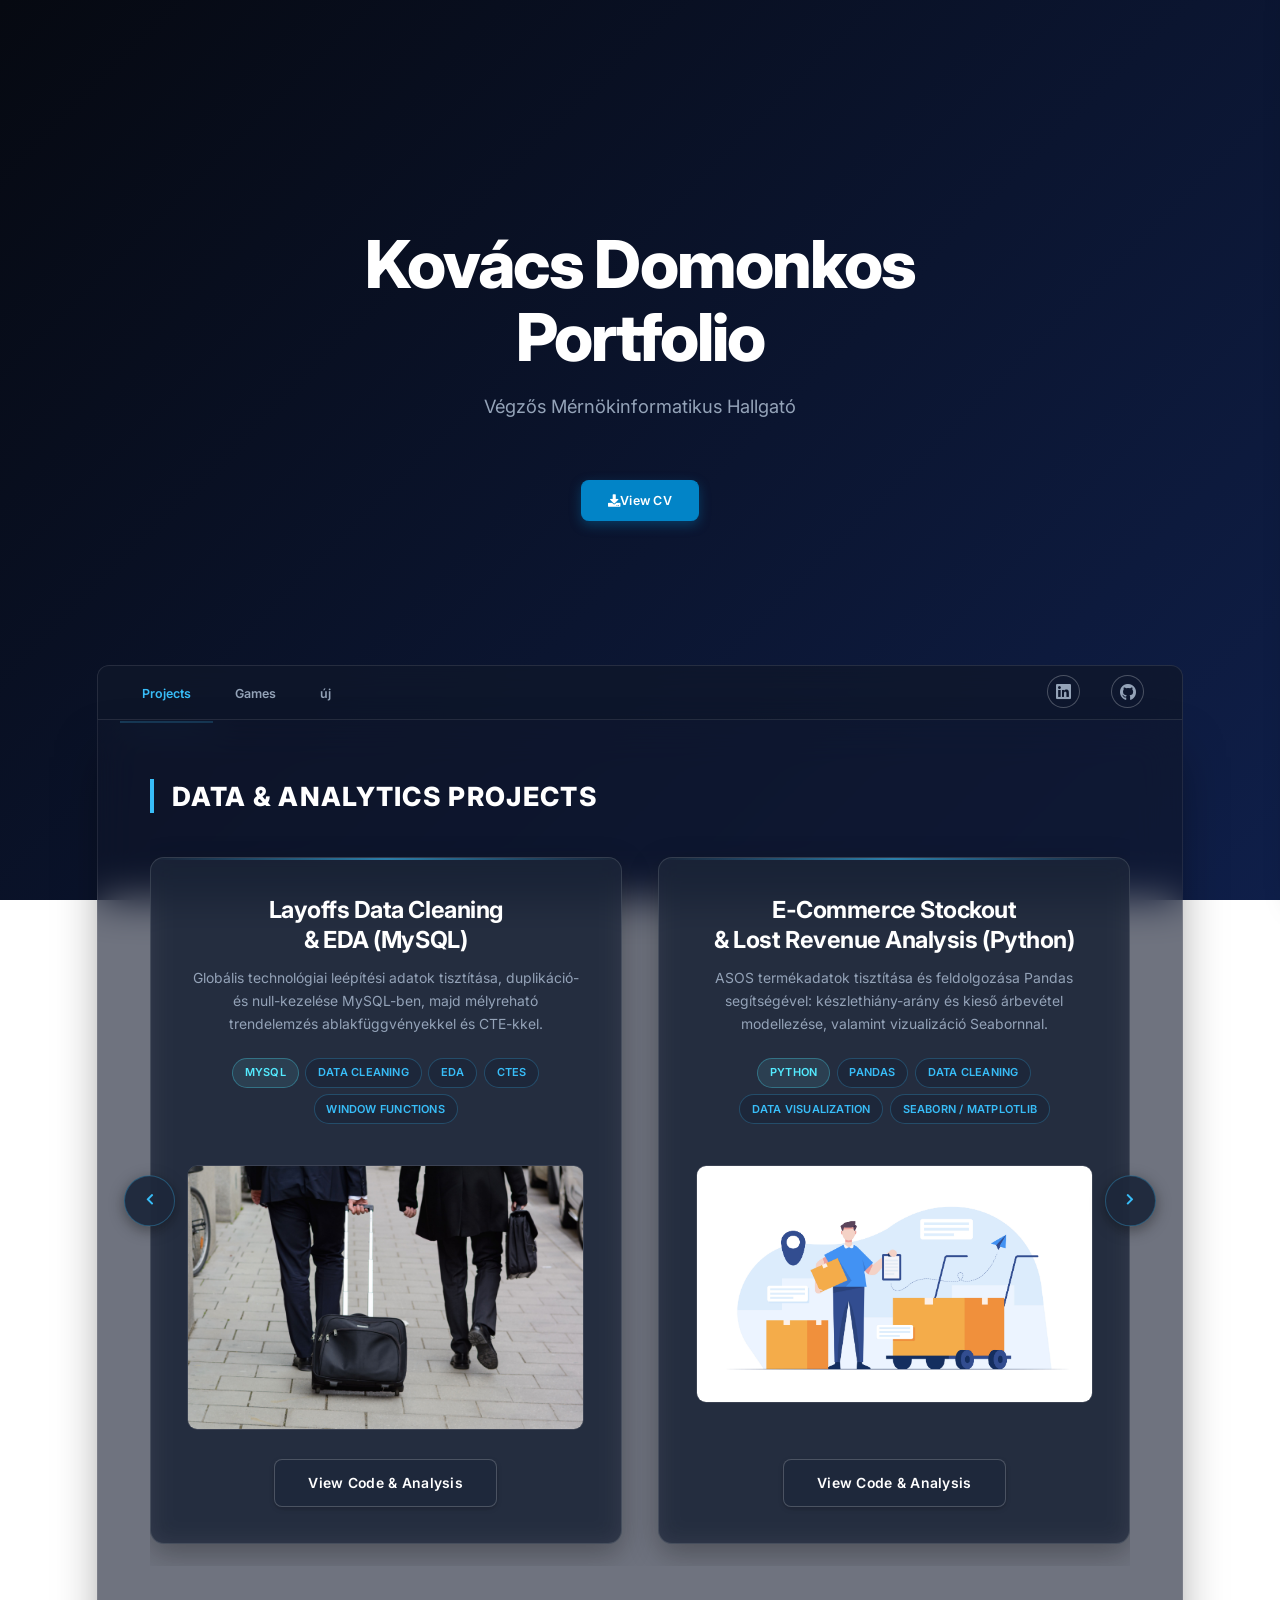
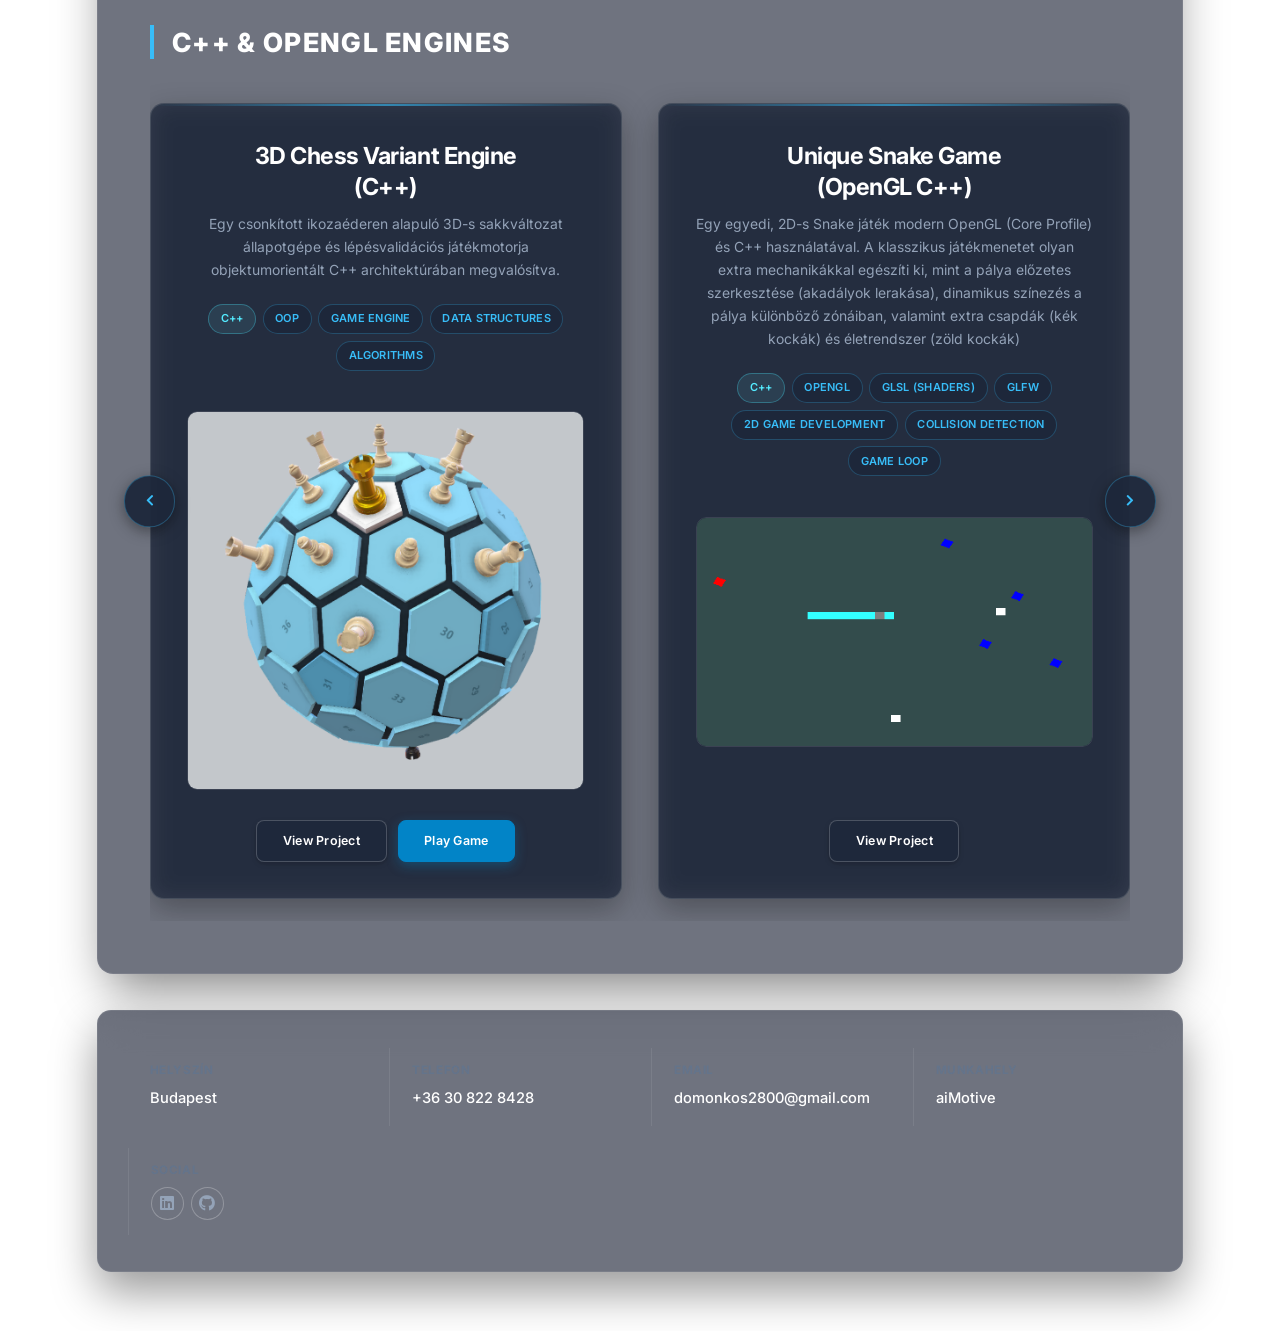
<file: programming.html>
<!DOCTYPE HTML>
<!--
	Massively by HTML5 UP
	html5up.net | @ajlkn
	Free for personal and commercial use under the CCA 3.0 license (html5up.net/license)
-->
<html>
	<head>
		<title>Kovacs Domonkos Portfolio</title>
		<meta charset="utf-8" />
		<meta name="viewport" content="width=device-width, initial-scale=1, user-scalable=no" />
		<link rel="stylesheet" href="assets/css/main.css" />
		<noscript><link rel="stylesheet" href="assets/css/noscript.css" /></noscript>
	</head>
	<body class="is-preload">

		<!-- Wrapper -->
			<div id="wrapper" class="fade-in">

				<!-- Intro -->


					<div id="intro">
						<h1>Kovács Domonkos<br />Portfolio</h1>
						<p>Végzős Mérnökinformatikus Hallgató</p>
						<ul class="actions" style="margin-top: 1.5rem;">
							<li><a href="assets/kovacs_domonkos_cv.pdf" target="_blank" class="button primary icon solid fa-download">View CV</a></li>
						</ul>
					</div>



				<!-- Nav -->
					<nav id="nav">
						<ul class="links">
							<li class="active"><a href="index.html">Projects</a></li>
							<li><a href="programming.html">Games</a></li>
							<li><a href="generic.html">új</a></li>
						</ul>
						<ul class="icons">
							<li><a href="https://www.linkedin.com/in/kov%C3%A1cs-domonkos-31135323a/" class="icon brands alt fa-linkedin"><span class="label">LinkedIn</span></a></li>
							<li><a href="https://github.com/kovdo23" class="icon brands alt fa-github"><span class="label">GitHub</span></a></li>
						</ul>
					</nav>


				<!-- Main -->
					<div id="main">
						

							<!-- CÍM -->
							<h2 class="carousel-section-title">Data & Analytics Projects</h2>

							<!-- Carousel Wrapper -->
							<div class="carousel-wrapper">
								<!-- Bal nyíl -->
								<button class="carousel-btn prev-btn"><i class="fas fa-chevron-left"></i></button>
								
								<div class="carousel-track-container">
									<!-- A meglévő posts section, mostantól carousel-track ként működik -->
									<section class="posts carousel-track">


										<!-- Projects -->

												<!-- Featured Post: SQL Data Cleaning & EDA -->
											<article>
												<header>
													<h2><a href="https://github.com/kovdo23/SQL_Project/blob/main/README.md" target="_blank" rel="noopener">Layoffs Data Cleaning<br />& EDA (MySQL)</a></h2>
													<p>Globális technológiai leépítési adatok tisztítása, duplikáció- és null-kezelése MySQL-ben, majd mélyreható trendelemzés ablakfüggvényekkel és CTE-kkel.</p>
												</header>
												<div class="tech-tags">
													<span class="tag mysql">MySQL</span>
													<span class="tag">Data Cleaning</span>
													<span class="tag">EDA</span>
													<span class="tag">CTEs</span>
													<span class="tag">Window Functions</span>
												</div>
												<a href="https://github.com/kovdo23/SQL_Project/blob/main/README.md" target="_blank" rel="noopener" class="image main"><img src="images/layoffs.jpg" alt="Layoffs SQL Project" /></a>
												<ul class="actions special">
													<li><a href="https://github.com/kovdo23/SQL_Project/blob/main/README.md" target="_blank" rel="noopener" class="button large">View Code & Analysis</a></li>
												</ul>
											</article>



												<!-- Featured Post: E-Commerce Stockout & Revenue Analysis (Python) -->
											<article>
												<header>
													<h2><a href="https://github.com/kovdo23/Python_Project/blob/main/python_project.ipynb" target="_blank" rel="noopener">E-Commerce Stockout<br />& Lost Revenue Analysis (Python)</a></h2>
													<p>ASOS termékadatok tisztítása és feldolgozása Pandas segítségével: készlethiány-arány és kieső árbevétel modellezése, valamint vizualizáció Seabornnal.</p>
												</header>
												<div class="tech-tags">
													<span class="tag python">Python</span>
													<span class="tag">Pandas</span>
													<span class="tag">Data Cleaning</span>
													<span class="tag">Data Visualization</span>
													<span class="tag">Seaborn / Matplotlib</span>
												</div>
												<a href="https://github.com/kovdo23/Python_Project/blob/main/python_project.ipynb" target="_blank" rel="noopener" class="image main"><img src="images/na_feb_10.jpg" alt="E-Commerce Stockout Analysis Python Project" /></a>
												<ul class="actions special">
													<li><a href="https://github.com/kovdo23/Python_Project/blob/main/python_project.ipynb" target="_blank" rel="noopener" class="button large">View Code & Analysis</a></li>
												</ul>
											</article>
											
												<!-- Power BI -->
											<article>
												<header>
													<h2><a href="https://github.com/kovdo23/PowerBI_Project/blob/main/README.md" target="_blank" rel="noopener">Data Professional Survey<br />(Power BI)</a></h2>
												</header>
												<div class="tech-tags">
													<span class="tag powerbi">Power BI</span>
													<span class="tag">Power Query</span>
													<span class="tag">DAX</span>
													<span class="tag">Data Modeling</span>
													<span class="tag">Interactive Dashboard</span>
												</div>
												<a href="https://github.com/kovdo23/PowerBI_Project/blob/main/README.md" target="_blank" rel="noopener" class="image fit"><img src="images/powerbi.jpg" alt="Power BI Dashboard" /></a>
												<p>Nyers kérdőíves felmérés tisztítása Power Query-vel, majd interaktív dashboard felépítése a fizetések, programozási nyelvek és munka-magánélet egyensúly elemzésére.</p>
												<ul class="actions special">
													<li><a href="https://github.com/kovdo23/PowerBI_Project/blob/main/README.md" target="_blank" rel="noopener" class="button">View Project</a></li>
												</ul>
											</article>

												<!-- Excel -->
											<article>
												<header>
													<h2><a href="https://github.com/kovdo23/Excel_Project/blob/main/README.md" target="_blank" rel="noopener">Bike Sales Analysis<br />(Excel)</a></h2>
												</header>
												<div class="tech-tags">
													<span class="tag excel">Excel</span>
													<span class="tag">Pivot Tables</span>
													<span class="tag">Data Cleaning</span>
													<span class="tag">Advanced Formulas</span>
													<span class="tag">Dashboard Design</span>
												</div>
												<a href="https://github.com/kovdo23/Excel_Project/blob/main/README.md" target="_blank" rel="noopener" class="image fit"><img src="images/bikers.jpg" alt="Excel Dashboard" /></a>
												<p>Demográfiai ügyféladatok tisztítása, dinamikus korcsoport-oszlopok kialakítása IF függvényekkel, valamint interaktív értékesítési dashboard Pivot táblákkal és szeletelőkkel.</p>
												<ul class="actions special">
													<li><a href="https://github.com/kovdo23/Excel_Project/blob/main/README.md" target="_blank" rel="noopener" class="button">View Project</a></li>
												</ul>
											</article>


									</section>
								</div>

								<button class="carousel-btn next-btn"><i class="fas fa-chevron-right"></i></button>
							</div>
						



						<!-- CÍM -->
						<h2 class="carousel-section-title">C++ & OpenGL Engines</h2>


						<!-- Carousel Wrapper -->
						<div class="carousel-wrapper">
							<!-- Bal nyíl -->
							<button class="carousel-btn prev-btn"><i class="fas fa-chevron-left"></i></button>
							
							<div class="carousel-track-container">
								<!-- A meglévő posts section, mostantól carousel-track ként működik -->
								<section class="posts carousel-track">


									<!-- Projects -->
											<!-- 3D Chess C++ -->
										<article>
											<header>
												<h2><a href="https://github.com/kovdo23/3D_Chess_Project/blob/main/README.md" target="_blank" rel="noopener">3D Chess Variant Engine<br />(C++)</a></h2>
												<p>Egy csonkított ikozaéderen alapuló 3D-s sakkváltozat állapotgépe és lépésvalidációs játékmotorja objektumorientált C++ architektúrában megvalósítva.<br />
												</p>
											</header>
											<div class="tech-tags">
												<span class="tag cpp">C++</span>
												<span class="tag">OOP</span>
												<span class="tag">Game Engine</span>
												<span class="tag">Data Structures</span>
												<span class="tag">Algorithms</span>
											</div>
											<a href="https://github.com/kovdo23/3D_Chess_Project/blob/main/README.md" target="_blank" rel="noopener" class="image main"><img src="images/sakk.png" alt="3D Chess Engine" /></a>
											<ul class="actions special">
												<li><a href="https://github.com/kovdo23/3D_Chess_Project/blob/main/README.md" target="_blank" rel="noopener" class="button">View Project</a></li>
												<li><a href="https://sakk.itk.ppke.hu/" target="_blank" rel="noopener" class="button primary">Play Game</a></li>
											</ul>
										</article>


											<!-- Snake C++ -->
										<article>
											<header>
												<h2><a href="https://github.com/kovdo23/Snake_Project/blob/main/README.md" target="_blank" rel="noopener">Unique Snake Game <br />(OpenGL C++)</a></h2>
												<p>Egy egyedi, 2D-s Snake játék modern OpenGL (Core Profile) és C++ használatával. A klasszikus játékmenetet olyan extra mechanikákkal egészíti ki, mint a pálya előzetes szerkesztése (akadályok lerakása), dinamikus színezés a pálya különböző zónáiban, valamint extra csapdák (kék kockák) és életrendszer (zöld kockák)<br />
												</p>
											</header>
											<div class="tech-tags">
												<span class="tag cpp">C++</span>
												<span class="tag">OpenGL</span>
												<span class="tag">GLSL (Shaders)</span>
												<span class="tag">GLFW</span>
												<span class="tag">2D Game Development</span>
												<span class="tag">Collision Detection</span>
												<span class="tag">Game Loop</span>
											</div>
											<a href="https://github.com/kovdo23/Snake_Project/blob/main/README.md" target="_blank" rel="noopener" class="image main"><img src="images/kigyo.png" alt="3D Chess Engine" /></a>
											<ul class="actions special">
												<li><a href="https://github.com/kovdo23/Snake_Project/blob/main/README.md" target="_blank" rel="noopener" class="button">View Project</a></li>
											</ul>
										</article>


											<!-- Naprendszer C++ -->
										<article>
											<header>
												<h2><a href="https://github.com/kovdo23/Solar_System_Model/blob/main/README.md" target="_blank" rel="noopener">3D Solar System Model<br />(OpenGL C++)</a></h2>
												<p>Egy 3D-s, interaktív naprendszer szimuláció, amely C++ és modern OpenGL (Core Profile) használatával készült. A projekt egy szabadon mozgatható belső nézetes kamerarendszert, textúrázott bolygómodelleket, dinamikus világítást és alapvető ütközésvizsgálatot tartalmaz.<br />
												</p>
											</header>
											<div class="tech-tags">
												<span class="tag cpp">C++</span>
												<span class="tag">OpenGL</span>
												<span class="tag">GLSL (Shaders)</span>
												<span class="tag">GLFW</span>
												<span class="tag">3D Rendering</span>
												<span class="tag">Computer Graphics</span>
											</div>
											<a href="https://github.com/kovdo23/Solar_System_Model/blob/main/README.md" target="_blank" rel="noopener" class="image main"><img src="images/bolygok.png" alt="3D Chess Engine" /></a>
											<ul class="actions special">
												<li><a href="https://github.com/kovdo23/Solar_System_Model/blob/main/README.md" target="_blank" rel="noopener" class="button">View Project</a></li>
											</ul>
										</article>



								</section>
        					</div>

							<button class="carousel-btn next-btn"><i class="fas fa-chevron-right"></i></button>
   	 					</div>
						

					</div><!-- /#main lezárása -->

					<!-- Footer / Elérhetőségek -->
					<footer id="footer">
						<section class="split contact" style="width: 100%;">
							<section class="alt">
								<h3>Helyszín</h3>
								<p>Budapest</p>
							</section>
							<section>
								<h3>Telefon</h3>
								<p>+36 30 822 8428</p>
							</section>
							<section>
								<h3>Email</h3>
								<p>domonkos2800@gmail.com</p>
							</section>
							<section>
								<h3>Munkahely</h3>
								<p><a href="https://aimotive.com/" target="_blank" rel="noopener">aiMotive</a></p> 
							</section>
							<section>
								<h3>Social</h3>
								<ul class="icons alt">
									<li><a href="https://www.linkedin.com/in/kov%C3%A1cs-domonkos-31135323a/" target="_blank" rel="noopener" class="icon brands alt fa-linkedin"><span class="label">LinkedIn</span></a></li>
									<li><a href="https://github.com/kovdo23" target="_blank" rel="noopener" class="icon brands alt fa-github"><span class="label">GitHub</span></a></li>
								</ul>
							</section>
						</section>
					</footer>	
				


			</div>


		<!-- Open Graph / LinkedIn előnézet -->
		<meta property="og:title" content="Kovács Domonkos - Portfolio" />
		<meta property="og:description" content="Mérnökinformatikus hallgató | Data & Support Engineering projektek (SQL, Power BI, Excel, C++)" />
		<meta property="og:image" content="images/layoffs.jpg" />
		<meta property="og:url" content="https://kovdo23.github.io/" />
		<link rel="icon" type="image/png" href="images/favicon.png" />

		<!-- Scripts -->
			<script src="assets/js/jquery.min.js"></script>
			<script src="assets/js/jquery.scrollex.min.js"></script>
			<script src="assets/js/jquery.scrolly.min.js"></script>
			<script src="assets/js/browser.min.js"></script>
			<script src="assets/js/breakpoints.min.js"></script>
			<script src="assets/js/util.js"></script>
			<script src="assets/js/main.js"></script>

			

			<script>
				document.addEventListener('DOMContentLoaded', () => {
					// Megkeressük az összes carousel "dobozt" az oldalon
					const carousels = document.querySelectorAll('.carousel-wrapper');

					carousels.forEach(wrapper => {
						const track = wrapper.querySelector('.carousel-track');
						if (!track) return;
						
						const nextBtn = wrapper.querySelector('.next-btn');
						const prevBtn = wrapper.querySelector('.prev-btn');
						
						let autoPlayInterval;
						let isTransitioning = false; // Megakadályozza a duplikált kattintást animáció közben

						// Dinamikusan kiszámolja, hogy pontosan mennyit kell tolni (kártya szélessége + a köztük lévő rés)
						function getStep() {
							const card = track.querySelector('article');
							if (!card) return 0;
							const cardWidth = card.getBoundingClientRect().width;
							const gap = parseFloat(getComputedStyle(track).gap) || 0;
							return cardWidth + gap;
						}

						function moveToNext() {
							if (isTransitioning) return; // Ha már mozog, nem indítunk új animációt
							isTransitioning = true;

							const step = getStep();
							
							// Ráadjuk az animációt és eltoljuk balra egy kártyányit
							track.style.transition = 'transform 0.5s cubic-bezier(0.25, 1, 0.5, 1)';
							track.style.transform = `translateX(-${step}px)`;

							// Amikor befejeződött a csúszás...
							track.addEventListener('transitionend', function handler() {
								track.removeEventListener('transitionend', handler);
								
								// ...az első elemet áttesszük a legvégére a HTML-ben
								track.appendChild(track.firstElementChild);
								
								// ...és azonnal (animáció nélkül) visszaugrunk a kiinduló pozícióra
								track.style.transition = 'none';
								track.style.transform = 'translateX(0)';
								
								isTransitioning = false;
							});
						}

						function moveToPrev() {
							if (isTransitioning) return;
							isTransitioning = true;

							const step = getStep();
							
							// 1. Animáció nélkül áttesszük a legutolsó elemet a legelejére
							track.style.transition = 'none';
							track.prepend(track.lastElementChild);
							
							// 2. Azonnal eltoljuk a sávot balra, hogy úgy tűnjön, még nem történt semmi
							track.style.transform = `translateX(-${step}px)`;
							
							// 3. Kikényszerítjük a rajzolást (reflow), hogy a böngésző regisztrálja a fenti ugrást
							void track.offsetWidth; 
							
							// 4. Ráadjuk az animációt, és becsúsztatjuk a helyére
							track.style.transition = 'transform 0.5s cubic-bezier(0.25, 1, 0.5, 1)';
							track.style.transform = 'translateX(0)';

							track.addEventListener('transitionend', function handler() {
								track.removeEventListener('transitionend', handler);
								isTransitioning = false;
							});
						}

						// Gombok eseménykezelői
						if (nextBtn) {
							nextBtn.addEventListener('click', () => {
								moveToNext();
								resetAutoPlay(); // Újraindítja az automata lapozást, hogy ne váltson rögtön a kattintás után
							});
						}

						if (prevBtn) {
							prevBtn.addEventListener('click', () => {
								moveToPrev();
								resetAutoPlay();
							});
						}

						function startAutoPlay() {
							autoPlayInterval = setInterval(moveToNext, 5000);
						}

						function resetAutoPlay() {
							clearInterval(autoPlayInterval);
							startAutoPlay();
						}

						// Automata lapozás indítása
						startAutoPlay();
					});
				});
			</script>

	</body>


</html>
</file>
<file: assets/css/main.css>
@import url(fontawesome-all.min.css);
@import url("https://fonts.googleapis.com/css2?family=Inter:wght@300;400;500;600;700;800&family=Source+Sans+Pro:wght@700;900&display=swap");

/*
	Modernized Massively Theme - Dark Glassmorphism Edition
	Original design: HTML5 UP | html5up.net
*/

html, body, div, span, applet, object,
iframe, h1, h2, h3, h4, h5, h6, p, blockquote,
pre, a, abbr, acronym, address, big, cite,
code, del, dfn, em, img, ins, kbd, q, s, samp,
small, strike, strong, sub, sup, tt, var, b,
u, i, center, dl, dt, dd, ol, ul, li, fieldset,
form, label, legend, table, caption, tbody,
tfoot, thead, tr, th, td, article, aside,
canvas, details, embed, figure, figcaption,
footer, header, hgroup, menu, nav, output, ruby,
section, summary, time, mark, audio, video {
	margin: 0;
	padding: 0;
	border: 0;
	font-size: 100%;
	font: inherit;
	vertical-align: baseline;
}

article, aside, details, figcaption, figure,
footer, header, hgroup, menu, nav, section {
	display: block;
}

body {
    color: #94a3b8;
    font-family: 'Inter', -apple-system, BlinkMacSystemFont, "Segoe UI", Roboto, Helvetica, Arial, sans-serif;
    font-weight: 400;
    font-size: 1rem;
    line-height: 1.75;
    
    /* Új, rögzített animált háttér */
    background: linear-gradient(-45deg, #0b0f19, #0f172a, #12265c, #060911);
    background-size: 400% 400%;
    animation: gradientMove 15s ease infinite;
    background-attachment: fixed; /* Ez tartja a helyén görgetéskor! */
}

@keyframes gradientMove {
    0% { background-position: 0% 50%; }
    50% { background-position: 100% 50%; }
    100% { background-position: 0% 50%; }
}

ol, ul {
	list-style: none;
}

blockquote, q {
	quotes: none;
}

blockquote:before, blockquote:after, q:before, q:after {
	content: '';
	content: none;
}

table {
	border-collapse: collapse;
	border-spacing: 0;
}

mark {
	background-color: transparent;
	color: inherit;
}

input::-moz-focus-inner {
	border: 0;
	padding: 0;
}

input, select, textarea {
	-moz-appearance: none;
	-webkit-appearance: none;
	-ms-appearance: none;
	appearance: none;
}

/* Basic */

@-ms-viewport {
	width: device-width;
}

body {
	-ms-overflow-style: scrollbar;
}

@media screen and (max-width: 480px) {
	html, body {
		min-width: 320px;
	}
}

html {
	box-sizing: border-box;
	font-size: 16pt;
}

@media screen and (max-width: 1680px) {
	html { font-size: 13pt; }
}

@media screen and (max-width: 1280px) {
	html { font-size: 11pt; }
}

@media screen and (max-width: 360px) {
	html { font-size: 10pt; }
}

*, *:before, *:after {
	box-sizing: inherit;
}

body.is-preload *, body.is-preload *:before, body.is-preload *:after {
	-moz-animation: none !important;
	-webkit-animation: none !important;
	-ms-animation: none !important;
	animation: none !important;
	-moz-transition: none !important;
	-webkit-transition: none !important;
	-ms-transition: none !important;
	transition: none !important;
}

/* Typography */

body {
	color: #94a3b8;
	font-family: 'Inter', -apple-system, BlinkMacSystemFont, "Segoe UI", Roboto, Helvetica, Arial, sans-serif;
	font-weight: 400;
	font-size: 1rem;
	line-height: 1.75;
}

input, select, textarea {
	font-family: 'Inter', -apple-system, BlinkMacSystemFont, "Segoe UI", Roboto, sans-serif;
	font-weight: 400;
	font-size: 1rem;
	line-height: 1.75;
	color: #ffffff;
}

a {
	-moz-transition: color 0.2s ease-in-out, border-color 0.2s ease-in-out;
	-webkit-transition: color 0.2s ease-in-out, border-color 0.2s ease-in-out;
	transition: color 0.2s ease-in-out, border-color 0.2s ease-in-out;
	color: #38bdf8;
	border-bottom: dotted 1px rgba(56, 189, 248, 0.4);
	text-decoration: none;
}

a:hover {
	border-bottom-color: transparent;
	color: #7dd3fc !important;
}

strong, b {
	font-weight: 600;
	color: #ffffff;
}

em, i {
	font-style: italic;
}

p {
	text-align: left;
	margin: 0 0 1.5rem 0;
	color: #94a3b8;
}

h1, h2, h3, h4, h5, h6 {
	font-family: 'Inter', "Source Sans Pro", sans-serif;
	font-weight: 700;
	line-height: 1.35;
	letter-spacing: -0.02em;
	color: #ffffff;
	margin: 0 0 1rem 0;
}

h1 a, h2 a, h3 a, h4 a, h5 a, h6 a {
	border-bottom: 0;
	color: inherit;
	text-decoration: none;
}

h1 {
	font-size: 3.5rem;
	line-height: 1.15;
	margin: 0 0 1.5rem 0;
	letter-spacing: -0.03em;
}

h2 {
	font-size: 1.85rem;
	line-height: 1.3;
	margin: 0 0 1.25rem 0;
}

h3 {
	font-size: 1.35rem;
	margin: 0 0 1rem 0;
}

h4 { font-size: 1.1rem; }
h5 { font-size: 0.95rem; }
h6 { font-size: 0.85rem; }

hr {
	border: 0;
	border-bottom: solid 1px rgba(255, 255, 255, 0.1);
	margin: 3rem 0;
}

hr.major {
	margin: 4rem 0;
}

/* Tech Stack Badges / Tags */

.tech-tags {
	display: flex;
	gap: 0.45rem;
	justify-content: center;
	align-items: center;
	margin-bottom: 1.25rem;
	flex-wrap: wrap;
}

.tag {
	background: rgba(30, 41, 59, 0.85);
	color: #38bdf8;
	font-size: 0.75rem;
	font-weight: 600;
	padding: 0.3rem 0.8rem;
	border-radius: 9999px;
	border: 1px solid rgba(56, 189, 248, 0.25);
	letter-spacing: 0.02em;
	text-transform: uppercase;
	transition: all 0.3s ease;
    cursor: default; /* Vagy 'pointer', ha később linkelni akarod őket */
}

.tag:hover {
    transform: translateY(-2px);
    background: rgba(30, 41, 59, 0.95);
    box-shadow: 0 4px 12px rgba(56, 189, 248, 0.3);
}

/* Speciális badge árnyalatok */
.tag.mysql {
    color: #54ebff;
    border-color: rgba(69, 233, 255, 0.3);
    background: rgba(110, 245, 255, 0.096);
}
.tag.powerbi {
	color: #54ebff;
    border-color: rgba(69, 233, 255, 0.3);
    background: rgba(110, 245, 255, 0.096);
}
.tag.excel {
	color: #54ebff;
    border-color: rgba(69, 233, 255, 0.3);
    background: rgba(110, 245, 255, 0.096);
}
.tag.cpp {
	color: #54ebff;
    border-color: rgba(69, 233, 255, 0.3);
    background: rgba(110, 245, 255, 0.096);
}

.tag.python{
	color: #54ebff;
    border-color: rgba(69, 233, 255, 0.3);
    background: rgba(110, 245, 255, 0.096);
}


.tag.mysql:hover, .tag.powerbi:hover, .tag.excel:hover, .tag.cpp:hover, .tag.python:hover {
    box-shadow: 0 4px 12px rgba(110, 245, 255, 0.4);
    border-color: rgba(110, 245, 255, 0.6);
}


/* Button */

input[type="submit"],
input[type="reset"],
input[type="button"],
button,
.button {
	-moz-appearance: none;
	-webkit-appearance: none;
	-ms-appearance: none;
	appearance: none;
	transition: background-color 0.2s ease, border-color 0.2s ease, color 0.2s ease, transform 0.15s ease, box-shadow 0.2s ease;
	border: 1px solid rgba(255, 255, 255, 0.2);
	border-radius: 8px;
	cursor: pointer;
	display: inline-block;
	font-family: 'Inter', sans-serif;
	font-size: 0.85rem;
	font-weight: 600;
	letter-spacing: 0.02em;
	height: 2.85rem;
	line-height: 2.75rem;
	padding: 0 1.75rem;
	text-align: center;
	text-decoration: none;
	white-space: nowrap;
	background-color: rgba(30, 41, 59, 0.8);
	color: #ffffff !important;
	box-shadow: 0 2px 5px rgba(0, 0, 0, 0.2);
}

.button:hover,
button:hover,
input[type="submit"]:hover {
	border-color: #38bdf8;
	background-color: rgba(56, 189, 248, 0.15);
	color: #38bdf8 !important;
	transform: translateY(-1px);
	box-shadow: 0 4px 15px rgba(56, 189, 248, 0.25);
}

.button.primary,
button.primary,
input[type="submit"].primary {
	background-color: #0284c7;
	border-color: #0284c7;
	color: #ffffff !important;
	box-shadow: 0 4px 12px rgba(2, 132, 199, 0.35);
}

.button.primary:hover,
button.primary:hover,
input[type="submit"].primary:hover {
	background-color: #38bdf8;
	border-color: #38bdf8;
	color: #0b0f19 !important;
}

.button.large {
	font-size: 0.95rem;
	height: 3.25rem;
	line-height: 3.15rem;
	padding: 0 2.25rem;
}

.button.small {
	font-size: 0.75rem;
	height: 2.25rem;
	line-height: 2.15rem;
	padding: 0 1rem;
}

.button.disabled, .button:disabled {
	pointer-events: none;
	opacity: 0.4;
}

/* Image */

.image {
	border: 0;
	display: inline-block;
	position: relative;
	border-radius: 10px;
	overflow: hidden;
}

.image img {
	display: block;
	width: 100%;
	border-radius: 10px;
	transition: transform 0.35s ease;
	border: 1px solid rgba(255, 255, 255, 0.1);
	box-shadow: 0 4px 20px rgba(0, 0, 0, 0.3);
}

a.image:hover img {
	transform: scale(1.02);
}

.image.fit {
	display: block;
	margin: 1.5rem 0 2rem 0;
	width: 100%;
}


.image.main {
	display: block;
	margin: 2.5rem 0;
	width: 100%;
}

/* Wrapper & Background */

#wrapper {
	transition: opacity 0.5s ease;
	position: relative;
	z-index: 1;
	overflow: hidden;
}



#wrapper > .bg.fixed {
	position: fixed;
	width: 100vw;
	height: 100vh;
}

#wrapper.fade-in:before {
	pointer-events: none;
	transition: opacity 0.8s ease-in-out;
	background: #0b0f19;
	content: '';
	display: block;
	height: 100%;
	left: 0;
	opacity: 0;
	position: fixed;
	top: 0;
	width: 100%;
}

body.is-preload #wrapper.fade-in:before {
	opacity: 1;
}

/* Intro */

#intro {
	color: #ffffff;
	padding: 7rem 3rem 5rem 3rem;
	display: flex;
	flex-direction: column;
	align-items: center;
	justify-content: center;
	position: relative;
	text-align: center;
	z-index: 1;
	min-height: 80vh;
}

#intro h1 {
	color: #ffffff;
	font-size: 4.5rem;
	font-weight: 800;
	letter-spacing: -0.03em;
	line-height: 1.1;
	margin-bottom: 1.25rem;
}

#intro p {
	color: #94a3b8;
	font-size: 1.25rem;
	line-height: 1.6;
	text-align: center;
	max-width: 42rem;
	margin: 0 auto 2.5rem auto;
}

#intro .actions {
	margin-top: 1rem;
}

#intro + #header {
	margin-top: -15rem;
}

#intro + #header .logo {
	transform: translateY(2rem);
	opacity: 0;
	visibility: hidden;
}

#intro.hidden + #header .logo {
	transform: translateY(0);
	opacity: 1;
	visibility: visible;
}

@media screen and (max-width: 736px) {
	#intro {
		padding: 4rem 1.5rem;
		min-height: 70vh;
	}
	#intro h1 {
		font-size: 2.85rem;
	}
	#intro p {
		font-size: 1.05rem;
	}
}

/* Header */

#header {
	color: #ffffff;
	display: flex;
	flex-direction: column;
	align-items: center;
	justify-content: flex-end;
	pointer-events: none;
	height: 16rem;
	padding-bottom: 6rem;
	position: relative;
	z-index: 2;
}

#header .logo {
	pointer-events: auto;
	border: 1px solid rgba(255, 255, 255, 0.25);
	background: rgba(30, 41, 59, 0.6);
	backdrop-filter: blur(10px);
	-webkit-backdrop-filter: blur(10px);
	border-radius: 8px;
	color: #ffffff;
	font-family: 'Inter', sans-serif;
	font-size: 1.4rem;
	font-weight: 700;
	padding: 0.65rem 1.5rem;
	letter-spacing: 0.05em;
	text-transform: uppercase;
	transition: all 0.2s ease;
}

#header .logo:hover {
	border-color: #38bdf8 !important;
	color: #38bdf8 !important;
	background: rgba(56, 189, 248, 0.1);
}

/* Nav */

#nav {
	display: flex;
	background: rgba(15, 23, 42, 0.75);
	backdrop-filter: blur(16px);
	-webkit-backdrop-filter: blur(16px);
	border: 1px solid rgba(255, 255, 255, 0.1);
	border-radius: 12px 12px 0 0;
	height: 3.75rem;
	line-height: 3.75rem;
	margin: -3.75rem auto 0 auto;
	position: relative;
	width: calc(100% - 4rem);
	max-width: 74rem;
	z-index: 2;
	padding: 0 1.5rem;
}

#nav ul.links {
	display: flex;
	flex-grow: 1;
	list-style: none;
	margin: 0;
	padding: 0;
}

#nav ul.links li a {
	display: block;
	color: #94a3b8;
	font-size: 0.85rem;
	font-weight: 600;
	padding: 0 1.5rem;
	border-bottom: 0;
	transition: color 0.2s ease;
}

#nav ul.links li.active a {
	color: #38bdf8;
	border-bottom: 2px solid #38bdf8;
}

#nav ul.links li a:hover {
	color: #ffffff !important;
}

#nav ul.icons {
	display: flex;
	align-items: center;
	margin: 0;
	padding: 0;
}

#nav ul.icons li a {
	border-bottom: 0;
	color: #94a3b8;
	font-size: 1.15rem;
	padding: 0 0.65rem;
	transition: color 0.2s ease;
}

#nav ul.icons li a:hover {
	color: #38bdf8 !important;
}

@media screen and (max-width: 980px) {
	#nav { display: none; }
}

/* ==========================================================================
   Main - Dark-mode / Glassmorphism kártyás elrendezés
   ========================================================================== */

#main {
	background: rgba(15, 23, 42, 0.6);
	backdrop-filter: blur(20px);
	-webkit-backdrop-filter: blur(20px);
	border: 1px solid rgba(255, 255, 255, 0.08);
	border-top: none;
	position: relative;
	margin: 0 auto;
	width: calc(100% - 4rem);
	max-width: 74rem;
	z-index: 2;
	padding: 3.5rem;
	border-radius: 0 0 16px 16px;
	box-shadow: 0 25px 50px -12px rgba(0, 0, 0, 0.5);
}

/* Featured Post (Kiemelt kártya) */

#main > .post.featured,
#main > .posts > article {
    position: relative;
    overflow: hidden;
}

#main > .post.featured::before,
#main > .posts > article::before {
    content: '';
    position: absolute;
    top: 0;
    left: 0;
    right: 0;
    height: 2px;
    background: linear-gradient(90deg, transparent, rgba(56, 189, 248, 0.6), transparent);
}



#main > .post.featured {
	background: rgba(30, 41, 59, 0.7);
	backdrop-filter: blur(12px);
	-webkit-backdrop-filter: blur(12px);
	border: 1px solid rgba(255, 255, 255, 0.12);
	border-radius: 14px;
	padding: 4rem 3.5rem;
	margin-bottom: 3rem;
	text-align: center;
	box-shadow: 0 10px 30px rgba(0, 0, 0, 0.3);
	transition: transform 0.25s ease, box-shadow 0.25s ease, border-color 0.25s ease;
}

#main > .post.featured:hover {
	transform: translateY(-4px);
	box-shadow: 0 20px 40px rgba(0, 0, 0, 0.45);
	border-color: rgba(56, 189, 248, 0.4);
}

#main > .post.featured header.major {
	margin-bottom: 2.5rem;
}

#main > .post.featured header.major h2 {
	font-size: 2.3rem;
	font-weight: 800;
	line-height: 1.25;
	color: #ffffff;
}

#main > .post.featured header.major p {
	font-size: 1.1rem;
	max-width: 46rem;
	margin: 0.75rem auto 0 auto;
	color: #94a3b8;
	text-align: center;
}

/* Posts Grid (Rács elrendezés) */

#main > .posts {
	display: grid;
	grid-template-columns: repeat(2, 1fr);
	gap: 2.5rem;
	width: 100%;
	padding: 0;
	margin-bottom: 2rem;
}

#main > .posts > article {
	background: rgba(30, 41, 59, 0.7);
	backdrop-filter: blur(12px);
	-webkit-backdrop-filter: blur(12px);
	border: 1px solid rgba(255, 255, 255, 0.12);
	border-radius: 14px;
	padding: 2.5rem;
	display: flex;
	flex-direction: column;
	justify-content: space-between;
	text-align: center;
	box-shadow: 0 10px 30px rgba(0, 0, 0, 0.3);
	transition: transform 0.25s ease, box-shadow 0.25s ease, border-color 0.25s ease;
}

#main > .posts > article:hover {
	transform: translateY(-5px);
	box-shadow: 0 20px 40px rgba(0, 0, 0, 0.45);
	border-color: rgba(56, 189, 248, 0.4);
}

#main > .posts > article header h2 {
	font-size: 1.6rem;
	font-weight: 700;
	line-height: 1.3;
	margin-bottom: 0.75rem;
	color: #ffffff;
}

#main > .posts > article p {
	color: #94a3b8;
	font-size: 0.95rem;
	line-height: 1.65;
	margin-bottom: 2rem;
	text-align: center;
}

@media screen and (max-width: 980px) {
	#main {
		padding: 2rem 1.5rem;
		width: calc(100% - 2rem);
	}
	#main > .post.featured {
		padding: 2.5rem 1.5rem;
		margin-bottom: 2rem;
	}
	#main > .posts {
		grid-template-columns: 1fr;
		gap: 2rem;
	}
}

/* --- IKONOK ÉS GOMBOK VISSZAÁLLÍTÁSA --- */

.icon {
    text-decoration: none;
    border-bottom: none;
    position: relative;
}

.icon:before {
    -moz-osx-font-smoothing: grayscale;
    -webkit-font-smoothing: antialiased;
    display: inline-block;
    font-style: normal;
    font-variant: normal;
    text-rendering: auto;
    line-height: inherit;
    text-transform: none !important;
    font-family: 'Font Awesome 5 Free';
    font-weight: 400;
}

.icon.brands:before {
    font-family: 'Font Awesome 5 Brands';
}

.icon.solid:before {
    font-weight: 900;
}

/* Elrejti a szöveget, hogy csak a logó látszódjon */
.icon > .label {
    display: none;
}

/* Navigációban lévő ikonok formázása */
#nav ul.icons {
    display: flex;
    align-items: center;
    list-style: none;
    margin: 0;
    padding: 0;
}

#nav ul.icons li {
    padding: 0 0.4rem;
}

#nav ul.icons li a.icon:before {
    width: 2.25rem;
    height: 2.25rem;
    line-height: 2.25rem;
    display: inline-block;
    text-align: center;
    border-radius: 100%;
    font-size: 1.15rem;
    box-shadow: inset 0 0 0 1px rgba(255, 255, 255, 0.25);
    color: #94a3b8;
    transition: all 0.2s ease;
}

#nav ul.icons li a.icon:hover:before {
    box-shadow: inset 0 0 0 1px #38bdf8;
    color: #38bdf8 !important;
}

/* Footerben lévő ikonok formázása */
#footer ul.icons.alt {
    display: flex;
    gap: 0.5rem;
    list-style: none;
    padding: 0;
    margin: 0;
}

#footer ul.icons.alt li a.icon:before {
    width: 2.25rem;
    height: 2.25rem;
    line-height: 2.25rem;
    display: inline-block;
    text-align: center;
    border-radius: 100%;
    font-size: 1.1rem;
    box-shadow: inset 0 0 0 1px rgba(255, 255, 255, 0.25);
    color: #94a3b8;
    transition: all 0.2s ease;
}

#footer ul.icons.alt li a.icon:hover:before {
    box-shadow: inset 0 0 0 1px #38bdf8;
    color: #38bdf8 !important;
}

/* Footer / Contact (Sötét üveghatású) */

#footer {
	background: rgba(15, 23, 42, 0.6);
	backdrop-filter: blur(20px);
	-webkit-backdrop-filter: blur(20px);
	border: 1px solid rgba(255, 255, 255, 0.08);
	border-radius: 14px;
	box-shadow: 0 20px 45px rgba(0, 0, 0, 0.4);
	margin: 2.5rem auto 4rem auto;
	width: calc(100% - 4rem);
	max-width: 74rem;
	z-index: 2;
	position: relative;
	overflow: hidden;
}

#footer > section.split.contact {
	display: grid;
	grid-template-columns: repeat(auto-fit, minmax(220px, 1fr));
	padding: 2.5rem 2rem;
	gap: 1.5rem;
}

#footer > section.split.contact > section {
	padding: 1rem 1.5rem;
	border-left: 1px solid rgba(255, 255, 255, 0.08);
	display: flex;
	flex-direction: column;
	justify-content: center;
}

#footer > section.split.contact > section:first-child {
	border-left: none;
}

#footer h3 {
	font-size: 0.8rem;
	font-weight: 700;
	letter-spacing: 0.05em;
	text-transform: uppercase;
	color: #64748b;
	margin-bottom: 0.5rem;
}

#footer p {
	font-size: 1rem;
	font-weight: 500;
	color: #ffffff;
	margin: 0;
}

#footer p a {
	color: #ffffff;
	border-bottom: 1px solid transparent;
}

#footer p a:hover {
	color: #38bdf8 !important;
	border-bottom-color: #38bdf8;
}

#footer ul.icons {
	display: flex;
	gap: 0.75rem;
	margin: 0;
	padding: 0;
}

#footer ul.icons li a {
	border-bottom: none;
	color: #94a3b8;
	font-size: 1.25rem;
	transition: color 0.2s ease;
}

#footer ul.icons li a:hover {
	color: #38bdf8 !important;
}

@media screen and (max-width: 736px) {
	#footer > section.split.contact {
		grid-template-columns: 1fr;
	}
	#footer > section.split.contact > section {
		border-left: none;
		border-top: 1px solid rgba(255, 255, 255, 0.08);
		padding: 1.25rem 0;
	}
	#footer > section.split.contact > section:first-child {
		border-top: none;
	}
}

/* Actions */

ul.actions {
	display: flex;
	justify-content: center;
	align-items: center;
	gap: 0.75rem;
	list-style: none;
	padding: 0;
	margin: 0;
}

ul.actions.special {
	justify-content: center;
	width: 100%;
}

@media screen and (max-width: 480px) {
	ul.actions {
		flex-direction: column;
		width: 100%;
	}
	ul.actions li {
		width: 100%;
	}
	ul.actions li .button {
		width: 100%;
	}
}

/* Copyright */

#copyright {
	color: #64748b;
	text-align: center;
	font-size: 0.8rem;
	margin: 3rem auto 6rem auto;
	width: 100%;
}

#copyright ul {
	display: flex;
	justify-content: center;
	gap: 1.5rem;
	list-style: none;
	padding: 0;
}

#copyright a {
	color: #94a3b8;
	border-bottom: none;
}

#copyright a:hover {
	color: #ffffff !important;
}

/* Nav Panel (Mobile) */

#navPanelToggle {
	display: none;
	position: fixed;
	top: 1rem;
	right: 1rem;
	border: 0;
	background: #1e293b;
	color: #ffffff;
	border-radius: 8px;
	padding: 0.5rem 1rem;
	font-size: 0.85rem;
	font-weight: 600;
	z-index: 10001;
	box-shadow: 0 4px 12px rgba(0, 0, 0, 0.4);
}

@media screen and (max-width: 980px) {
	#navPanelToggle { display: block; }
}

#navPanel {
	transform: translateX(20rem);
	transition: transform 0.4s ease;
	background: #0f172a;
	height: 100%;
	width: 18rem;
	position: fixed;
	right: 0;
	top: 0;
	z-index: 10002;
	padding: 3rem 2rem;
	box-shadow: -10px 0 30px rgba(0, 0, 0, 0.4);
}

body.is-navPanel-visible #navPanel {
	transform: translateX(0);
}



/* ==========================================================================
   CAROUSEL ÉS EREDETI KÁRTYA STÍLUS VISSZAÁLLÍTÁSA
   ========================================================================== */

.carousel-wrapper {
    position: relative;
    width: 100%;
    display: flex;
    align-items: center;
}

.carousel-track-container {
    overflow: hidden;
    width: 100%;
    padding: 1.5rem 0; /* Hely a kártyák árnyékának */
}

.carousel-track {
    display: flex !important;
    flex-direction: row !important;
    flex-wrap: nowrap !important;
    gap: 2.5rem !important;
    margin: 0 !important;
    padding: 0 !important;
    transition: transform 0.5s cubic-bezier(0.25, 1, 0.5, 1);
    width: 100%;
}

/* --- AZ EREDETI KÁRTYA KINÉZET VISSZAÁLLÍTÁSA --- */
.carousel-track > article {
    /* Méretezés: pontosan 2 kártya látszik egyszerre */
    flex: 0 0 calc(50% - 1.25rem) !important;
    width: calc(50% - 1.25rem) !important;
    box-sizing: border-box;

    /* Eredeti Glassmorphism kártya stílus */
    background: rgba(30, 41, 59, 0.7) !important;
    backdrop-filter: blur(12px);
    -webkit-backdrop-filter: blur(12px);
    border: 1px solid rgba(255, 255, 255, 0.12) !important;
    border-radius: 14px !important;
    padding: 2.5rem !important;
    display: flex !important;
    flex-direction: column !important;
    justify-content: space-between !important;
    text-align: center;
    box-shadow: 0 10px 30px rgba(0, 0, 0, 0.3) !important;
    position: relative;
    overflow: hidden;
    transition: transform 0.25s ease, box-shadow 0.25s ease, border-color 0.25s ease !important;
}

/* Felső finom kék fénycsík a kártya élén */
.carousel-track > article::before {
    content: '';
    position: absolute;
    top: 0;
    left: 0;
    right: 0;
    height: 2px;
    background: linear-gradient(90deg, transparent, rgba(56, 189, 248, 0.6), transparent);
}

/* Kártya lebegése hover esetén */
.carousel-track > article:hover {
    transform: translateY(-5px);
    box-shadow: 0 20px 40px rgba(0, 0, 0, 0.45) !important;
    border-color: rgba(56, 189, 248, 0.4) !important;
}

/* Cím és szöveg formázása a kártyán belül */
.carousel-track > article header h2 {
    font-size: 1.6rem;
    font-weight: 700;
    line-height: 1.3;
    margin-bottom: 0.75rem;
    color: #ffffff;
}

.carousel-track > article p {
    color: #94a3b8;
    font-size: 0.95rem;
    line-height: 1.65;
    margin-bottom: 1.5rem;
    text-align: center;
}

/* Képek és alsó gombok igazítása */
.carousel-track > article .image {
    margin: 1.5rem 0 2rem 0;
}

.carousel-track > article ul.actions {
    margin-top: auto;
}

/* --- LAPOZÓ GOMBOK --- */
.carousel-btn {
    background: rgba(30, 41, 59, 0.95);
    border: 1px solid rgba(56, 189, 248, 0.3);
    color: #38bdf8 !important;
    border-radius: 50%;
    width: 3.5rem;
    height: 3.5rem;
    display: flex;
    align-items: center;
    justify-content: center;
    cursor: pointer;
    position: absolute;
    top: 50%;
    transform: translateY(-50%);
    z-index: 10;
    transition: all 0.3s ease;
    box-shadow: 0 4px 15px rgba(0, 0, 0, 0.4);
    padding: 0;
}

.carousel-btn:hover {
    background: rgba(56, 189, 248, 0.15);
    border-color: #38bdf8;
    transform: translateY(-50%) scale(1.1);
}

.prev-btn { left: -1.75rem; }
.next-btn { right: -1.75rem; }

/* Mobil nézet: 1 kártya látszik egyszerre */
@media screen and (max-width: 980px) {
    .carousel-track > article {
        flex: 0 0 100% !important;
        width: 100% !important;
    }
    .prev-btn { left: -0.5rem; }
    .next-btn { right: -0.5rem; }
}




/* --- Carousel Szekció Címek --- */
.carousel-section-title {
    color: #ffffff;
    font-size: 1.8rem;
    font-weight: 800;
    margin: 4rem 0 1.5rem 0; /* Távolság az előző carouseltől és a következőtől */
    padding-left: 1.25rem;
    border-left: 4px solid #38bdf8; /* Elegáns neonkék vonal a bal szélen */
    text-transform: uppercase;
    letter-spacing: 0.05em;
    position: relative;
}

/* Az első címnek ne legyen akkora felső margója, hogy ne csússzon le túlságosan */
#main > .carousel-section-title:first-of-type {
    margin-top: 0.5rem;
}

/* Kisebb képernyőn (mobil) picit kisebb betűméret */
@media screen and (max-width: 736px) {
    .carousel-section-title {
        font-size: 1.4rem;
        margin: 3rem 0 1rem 0;
        padding-left: 1rem;
    }
}


/* --- Kategória Konténer Kártyák --- */
.category-block {
    background: rgba(15, 23, 42, 0.4); /* Kicsit sötétebb, finom üveghatás */
    backdrop-filter: blur(10px);
    -webkit-backdrop-filter: blur(10px);
    border: 1px solid rgba(255, 255, 255, 0.08);
    border-radius: 16px;
    padding: 3rem;
    margin-bottom: 4rem; /* Távolság a következő kategóriától */
    box-shadow: 0 15px 35px rgba(0, 0, 0, 0.2);
}

/* Az utolsó kategória alatt ne legyen felesleges üres hely */
.category-block:last-child {
    margin-bottom: 0;
}

/* A címek margójának felülírása, hogy a kártyán belül jól mutassanak */
.category-block .carousel-section-title {
    margin-top: 0 !important;
    margin-bottom: 2rem !important;
}

/* Mobil nézeten kisebb belső térköz (padding), hogy kiférjenek a dolgok */
@media screen and (max-width: 980px) {
    .category-block {
        padding: 1.5rem;
        margin-bottom: 2.5rem;
        border-radius: 12px;
    }
}







/* ==========================================================================
   MODERN "SHIFT" TÉMA (Bento Box & Aszimmetrikus Layout)
   ========================================================================== */

body.modern-theme {
    background-color: #050505; /* Még sötétebb, elegánsabb háttér */
}

.minimal-header {
    padding: 2rem;
    position: relative;
    z-index: 10;
}

/* Kicsi szürke "gomb" formájú címkék (badge) */
.badge, .section-label {
    display: inline-block;
    background: rgba(255, 255, 255, 0.1);
    color: #a1a1aa;
    padding: 0.4rem 1rem;
    border-radius: 20px;
    font-size: 0.8rem;
    font-weight: 600;
    text-transform: uppercase;
    letter-spacing: 0.05em;
    margin-bottom: 1.5rem;
}

/* --- 1. HERO SZEKCIÓ --- */
.shift-hero {
    position: relative;
    padding: 8rem 2rem 10rem 2rem;
    text-align: center;
    overflow: hidden;
    max-width: 1200px;
    margin: 0 auto;
}

.shift-hero h1 {
    font-size: 4.5rem;
    font-weight: 700;
    line-height: 1.1;
    letter-spacing: -0.04em;
    margin-bottom: 1.5rem;
}

.shift-hero p {
    font-size: 1.25rem;
    color: #a1a1aa;
    max-width: 600px;
    margin: 0 auto 2.5rem auto;
    text-align: center;
}

.button.white-btn {
    background-color: #ffffff;
    color: #000000 !important;
    border: none;
    border-radius: 30px;
    padding: 0 2rem;
    font-weight: 700;
}
.button.white-btn:hover {
    background-color: #e4e4e7;
    transform: translateY(-2px);
    box-shadow: 0 10px 20px rgba(255, 255, 255, 0.1);
}

/* --- 2. ABOUT SZEKCIÓ --- */
.shift-about {
    max-width: 1200px;
    margin: 0 auto;
    padding: 6rem 2rem;
    border-top: 1px solid rgba(255, 255, 255, 0.1);
}

.about-header {
    margin-bottom: 4rem;
}

.about-header h2 {
    font-size: 2.5rem;
    font-weight: 500;
    max-width: 800px;
    line-height: 1.2;
}

.about-grid {
    display: grid;
    grid-template-columns: 1fr 1fr;
    gap: 4rem;
    align-items: start;
}

.about-image img {
    width: 100%;
    border-radius: 24px;
    object-fit: cover;
    aspect-ratio: 4/5;
    box-shadow: 0 20px 40px rgba(0,0,0,0.5);
}

.about-info p {
    font-size: 1.1rem;
    line-height: 1.8;
    color: #a1a1aa;
    margin-bottom: 1.5rem;
}

.text-link {
    color: #ffffff;
    font-weight: 600;
    text-decoration: none;
    border-bottom: 1px solid #ffffff;
    padding-bottom: 2px;
}

.stats-container {
    margin-top: 3rem;
    display: flex;
    flex-direction: column;
    gap: 2rem;
}

.stat-item {
    display: flex;
    align-items: center;
    gap: 1.5rem;
    border-bottom: 1px solid rgba(255, 255, 255, 0.1);
    padding-bottom: 1.5rem;
}

.stat-item strong {
    font-size: 2.5rem;
    font-weight: 700;
    color: #ffffff;
    min-width: 80px;
}

.stat-item span {
    color: #a1a1aa;
    font-size: 0.95rem;
}

/* --- 3. BENTO PROJECTS GRID --- */
.shift-projects {
    max-width: 1200px;
    margin: 0 auto;
    padding: 6rem 2rem;
}

.projects-header-row {
    display: flex;
    justify-content: space-between;
    align-items: flex-end;
    margin-bottom: 4rem;
    gap: 2rem;
}

.projects-header-row h2 {
    font-size: 3rem;
    margin: 0;
}

.projects-header-row p {
    max-width: 400px;
    margin: 0;
    color: #a1a1aa;
    text-align: right;
}

/* Itt történik a varázslat: a Bento rács */
.bento-grid {
    display: grid;
    grid-template-columns: 1fr 1fr;
    gap: 1.5rem;
    height: 700px; /* Fix magasság, amit kitöltenek a kártyák */
}

.bento-column {
    display: flex;
    flex-direction: column;
    gap: 1.5rem;
}

.bento-card {
    position: relative;
    border-radius: 24px;
    overflow: hidden;
    display: flex;
    flex-direction: column;
    justify-content: flex-end;
    padding: 2.5rem;
    text-decoration: none;
    border: none;
    transition: transform 0.3s ease;
}

.bento-card:hover {
    transform: scale(0.98);
}

.large-card {
    height: 100%;
}

.small-card {
    flex: 1; /* A két kis kártya egyenlően osztja el az oszlop magasságát */
}

/* Kép beállítása a kártya hátterének */
.bento-bg {
    position: absolute;
    top: 0;
    left: 0;
    width: 100%;
    height: 100%;
    object-fit: cover;
    z-index: 1;
    transition: transform 0.5s ease;
}

.bento-card:hover .bento-bg {
    transform: scale(1.05);
}

/* Sötét átmenet (gradiens), hogy a szöveg olvasható legyen a képen */
.bento-card::after {
    content: '';
    position: absolute;
    bottom: 0;
    left: 0;
    width: 100%;
    height: 60%;
    background: linear-gradient(to top, rgba(0,0,0,0.9) 0%, transparent 100%);
    z-index: 2;
}

.bento-content {
    position: relative;
    z-index: 3;
}

.bento-content h3 {
    color: #ffffff;
    font-size: 1.5rem;
    margin-bottom: 0.5rem;
}

.bento-content p {
    color: #a1a1aa;
    margin: 0;
    text-align: left;
}

.arrow-icon {
    position: absolute;
    top: 2rem;
    right: 2rem;
    color: #ffffff;
    font-size: 1.5rem;
    z-index: 3;
    opacity: 0.5;
    transition: opacity 0.3s ease;
}

.bento-card:hover .arrow-icon {
    opacity: 1;
}

/* Reszponzivitás telefonra */
@media screen and (max-width: 980px) {
    .shift-hero h1 { font-size: 3rem; }
    
    .about-grid, .bento-grid {
        grid-template-columns: 1fr;
        height: auto;
    }
    
    .projects-header-row {
        flex-direction: column;
        align-items: flex-start;
    }
    
    .projects-header-row p {
        text-align: left;
    }
    
    .large-card, .small-card {
        min-height: 350px;
    }
}


/* --- SZÉLESEBB KÉPERNYŐ (Új beállítások) --- */

/* Megnöveljük a fő konténerek maximális szélességét */
#nav,
#main,
#footer {
    max-width: 74rem !important; /* Eredetileg 74rem volt. Ha még szélesebbet akarsz, írd át 100rem-re! */
}

/* A Bento Box szekció is engedjük, hogy kitöltse az új, nagyobb helyet */
.shift-projects {
    max-width: 100% !important; /* Az eredeti 1200px-es korlát felülírása */
    padding: 2rem 0 !important; /* Eltüntetjük a felesleges oldalsó margót, mert a #main már ad neki teret */
}

/* Kisebb képernyőn (mobil/tablet) picit csökkentjük a Bento rács magasságát, hogy ne legyen túl nyújtott */
@media screen and (max-width: 980px) {
    .bento-grid {
        height: auto !important;
    }
}


/* Bento kártya tartalmának és gombjainak garantált balra igazítása */
.bento-card .bento-content {
    text-align: left !important;
}

.bento-card .bento-content h2,
.bento-card .bento-content h3 {
    text-align: left !important;
}

.bento-card .bento-content ul.actions {
    justify-content: flex-start !important; /* Ez tolja balra a gombokat */
    margin-top: 1.5rem !important;
    margin-bottom: 0 !important;
    padding: 0 !important;
}

/* Mobil nézeten a gombok kitöltik a teret */
@media screen and (max-width: 480px) {
    .bento-card .bento-content ul.actions {
        flex-direction: column;
        width: 100%;
    }
    .bento-card .bento-content ul.actions li,
    .bento-card .bento-content ul.actions li .button {
        width: 100%;
    }
}
</file>
<file: assets/css/noscript.css>
@import url(font-awesome.min.css);

/*
	Massively by HTML5 UP
	html5up.net | @ajlkn
	Free for personal and commercial use under the CCA 3.0 license (html5up.net/license)
*/

/* Wrapper */

	#wrapper {
		background-color: #212931;
		background-image: url("../../images/overlay.png"), linear-gradient(0deg, rgba(0, 0, 0, 0.1), rgba(0, 0, 0, 0.1)), url("../../images/bg.jpg");
		background-size: auto,								auto,														100% auto;
		background-position: center,								center,														top center;
		background-repeat: repeat,								no-repeat,													no-repeat;
		background-attachment: fixed,								fixed,														fixed;
	}

		#wrapper.fade-in:before {
			display: none;
		}

/* Intro */

	body.is-preload #intro {
		opacity: 1;
	}

		body.is-preload #intro:not(.hidden) + #header + #nav {
			-moz-transform: none;
			-webkit-transform: none;
			-ms-transform: none;
			transform: none;
			opacity: 1;
		}
</file>
